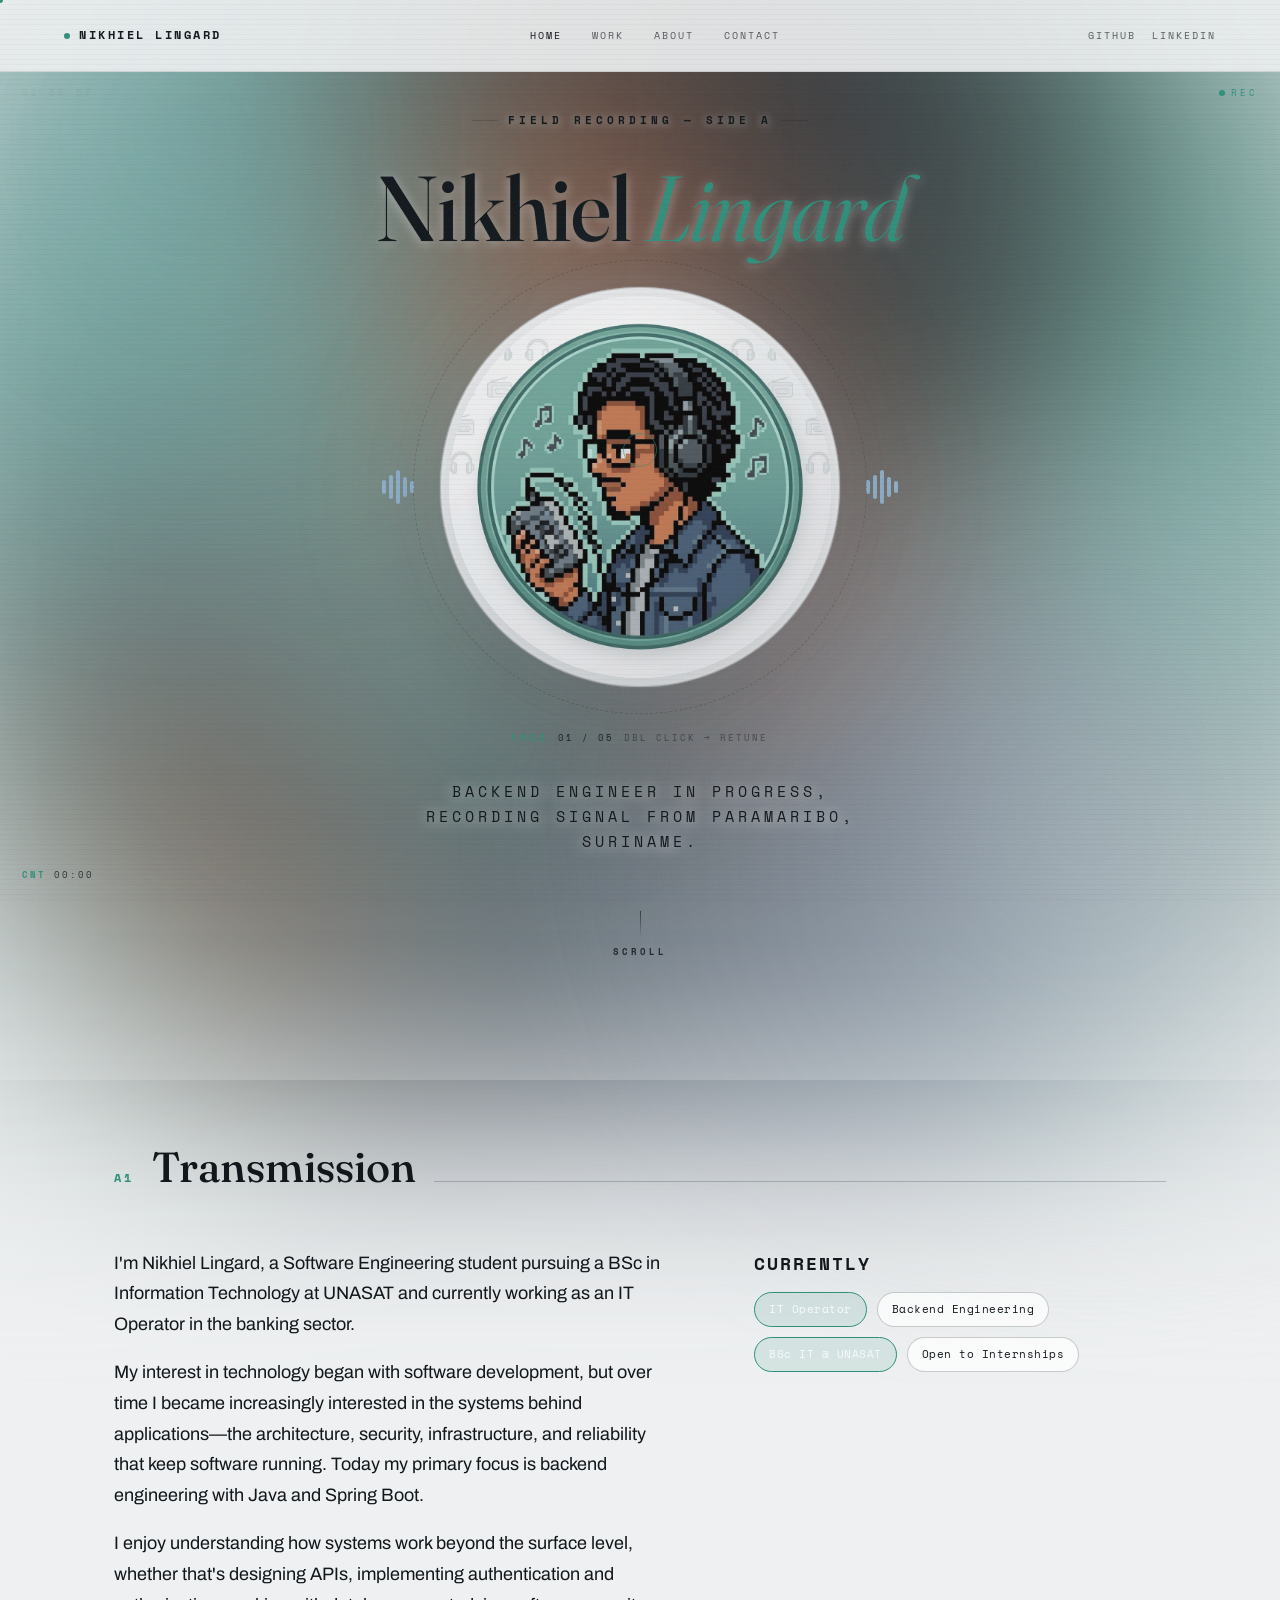
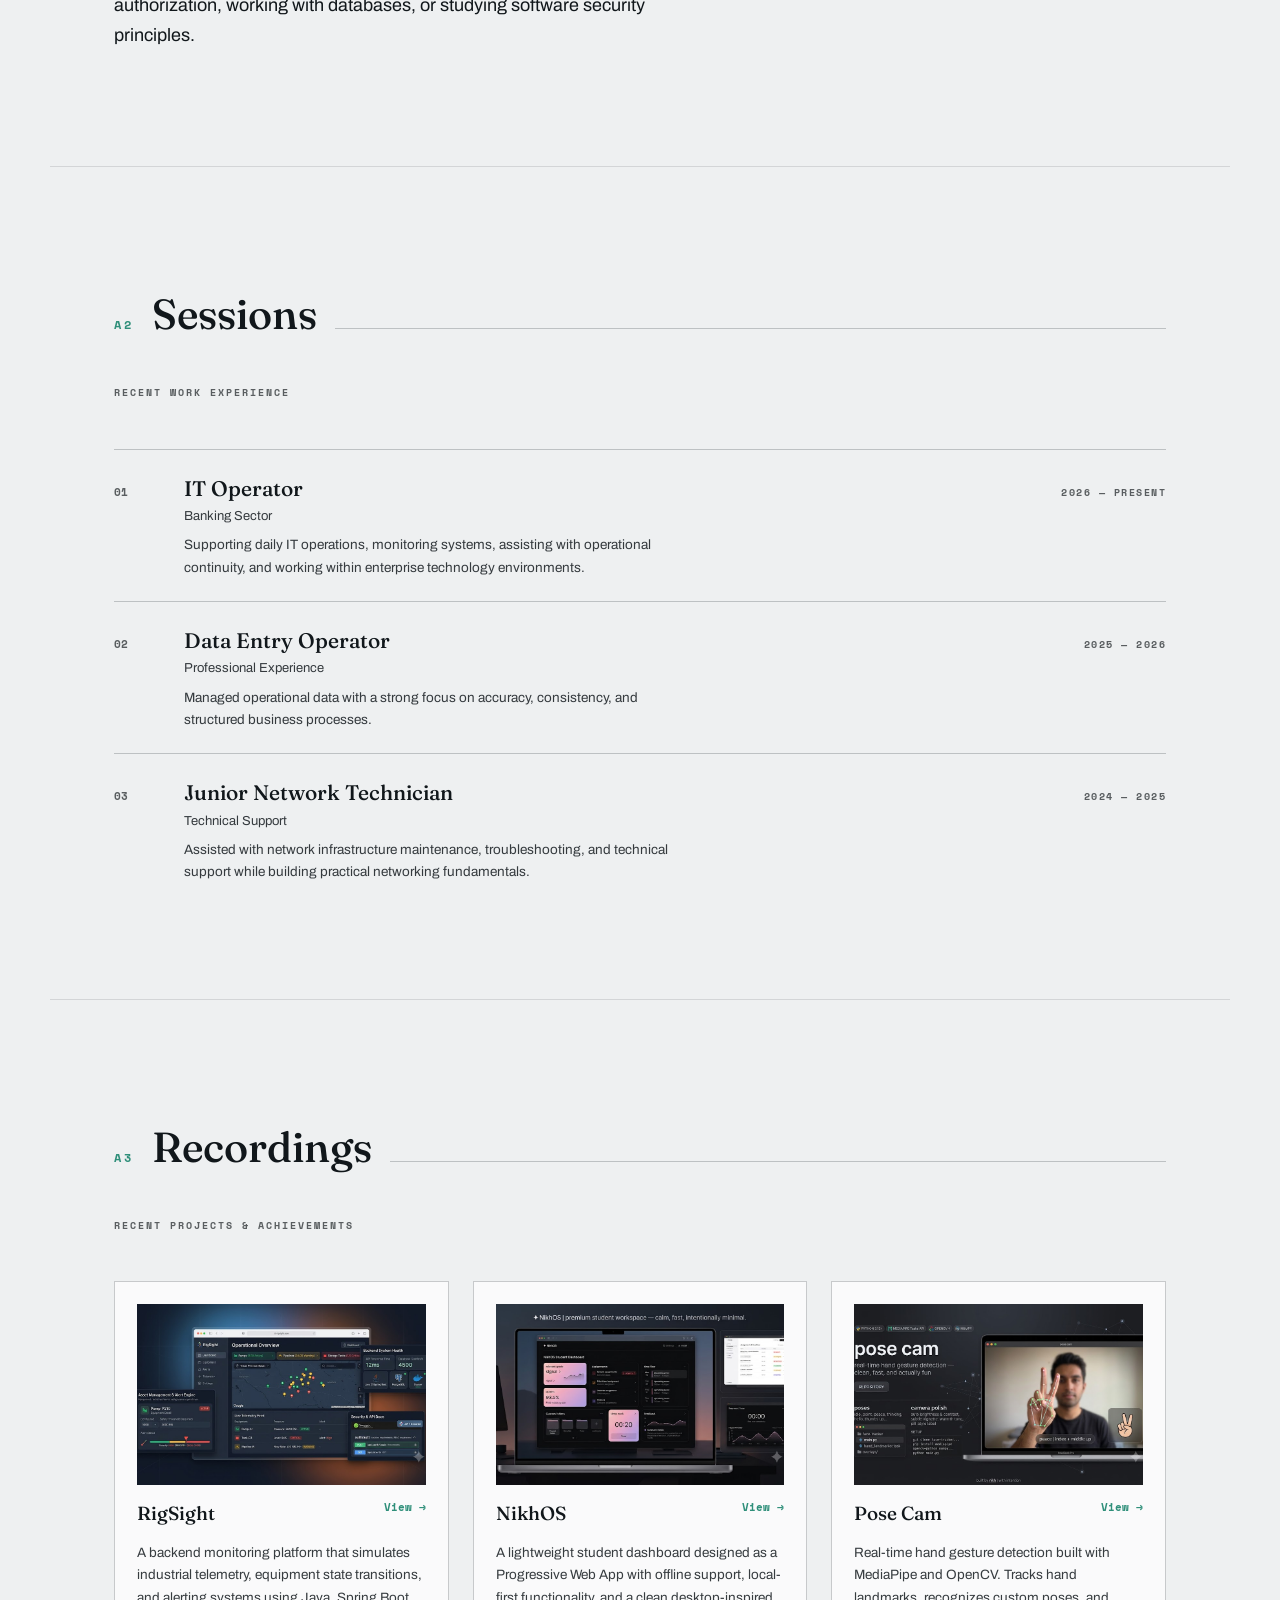
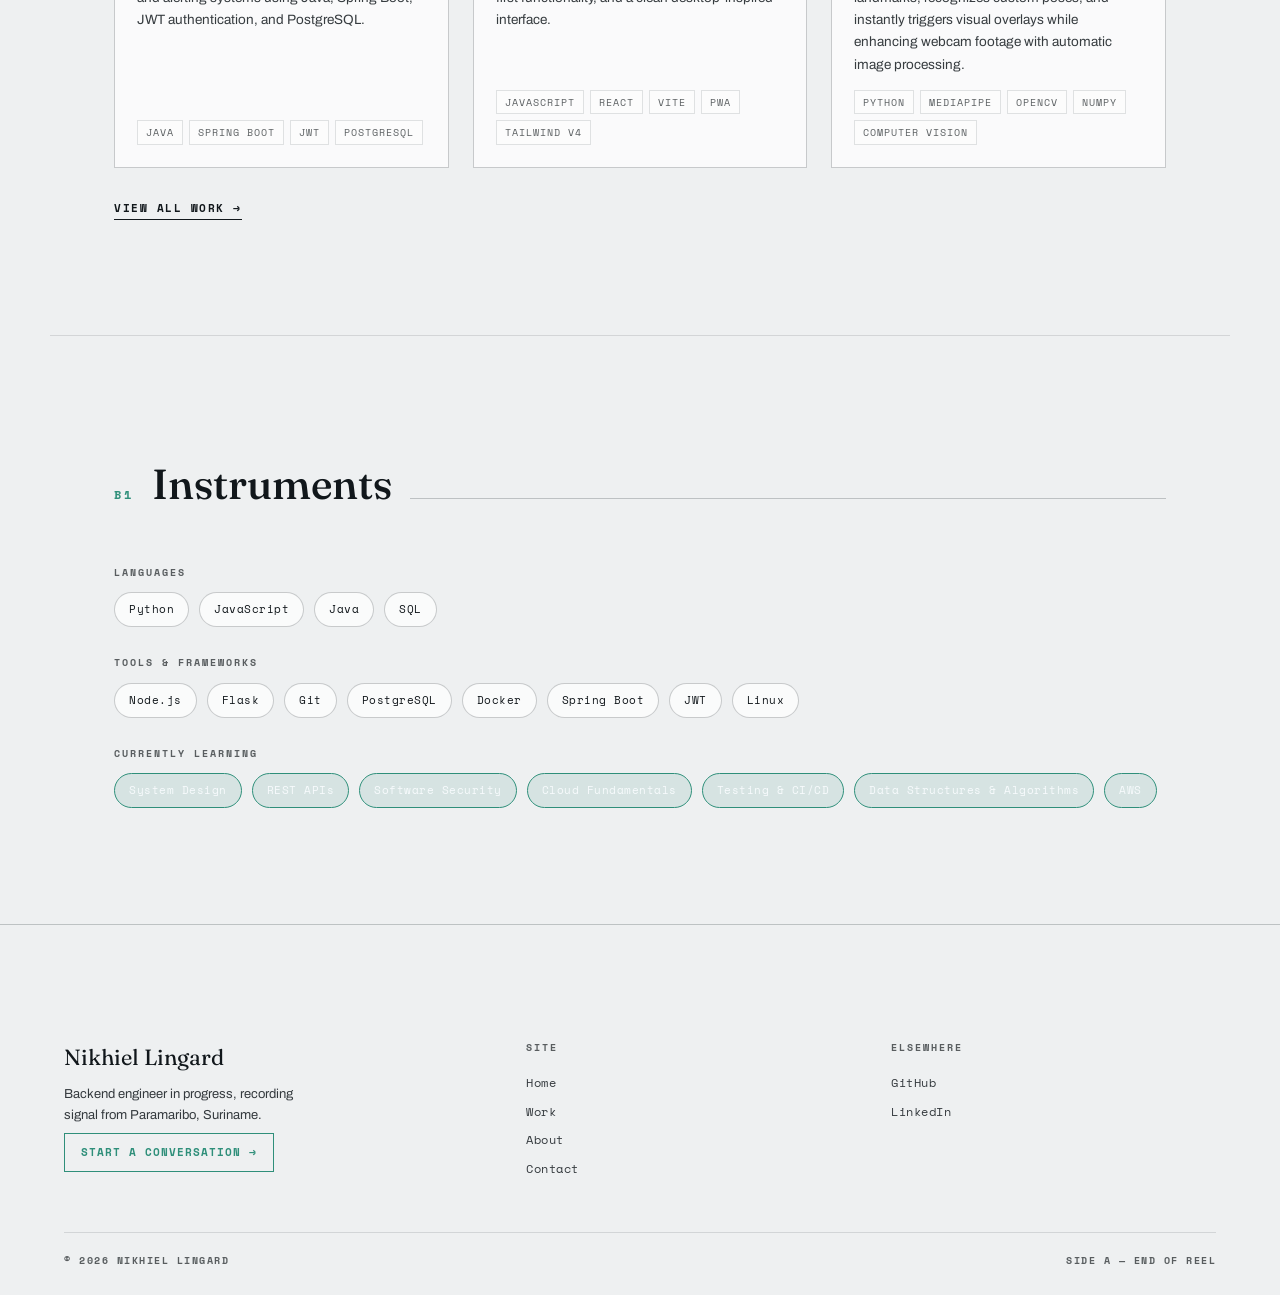
<file: index.html>
<!DOCTYPE html>
<html lang="en">

<head>

  <meta charset="UTF-8" />

  <meta name="viewport" content="width=device-width, initial-scale=1.0" />

  <title>Nikhiel Lingard — Backend Engineer in Progress</title>

  <meta
    name="description"
    content="Portfolio of Nikhiel Lingard — backend engineer in progress, based in Paramaribo, Suriname."
  />

  <!-- Open Graph -->
  <meta property="og:type" content="website" />

  <meta
    property="og:title"
    content="Nikhiel Lingard — Backend Engineer in Progress"
  />

  <meta
    property="og:description"
    content="Portfolio of Nikhiel Lingard — backend engineer in progress, based in Paramaribo, Suriname."
  />

  <meta
    property="og:image"
    content="https://nikhcodes.github.io/img/og-image.png"
  />

  <meta property="og:image:width" content="1200" />
  <meta property="og:image:height" content="630" />

  <!-- Twitter / X -->
  <meta name="twitter:card" content="summary_large_image" />

  <meta
    name="twitter:title"
    content="Nikhiel Lingard — Backend Engineer in Progress"
  />

  <meta
    name="twitter:description"
    content="Portfolio of Nikhiel Lingard — backend engineer in progress, based in Paramaribo, Suriname."
  />

  <meta
    name="twitter:image"
    content="https://nikhcodes.github.io/img/og-image.png"
  />

  <meta name="twitter:image:width" content="1200" />
  <meta name="twitter:image:height" content="630" />

  <!-- Fonts -->
  <link rel="preconnect" href="https://fonts.googleapis.com" />

  <link
    rel="preconnect"
    href="https://fonts.gstatic.com"
    crossorigin
  />

  <link
    href="https://fonts.googleapis.com/css2?family=Fraunces:ital,opsz,wght@0,9..144,350;0,9..144,480;0,9..144,560;1,9..144,400&family=Archivo:wght@400;500;600&family=Space+Mono:wght@400;700&display=swap"
    rel="stylesheet"
  />

  <!-- Favicon -->
  <link rel="icon" href="/img/favicon.png" sizes="32x32" />

  <link
    rel="icon"
    href="/img/favicon.ico"
    sizes="any"
  />

  <link
    rel="apple-touch-icon"
    href="/img/favicon.png"
  />

  <meta name="theme-color" content="#2F8F7A" />

  <link rel="stylesheet" href="css/main.css" />

</head>


<body>

  <!-- Atmosphere -->
  <div class="bg"></div>
  <div class="mist"></div>
  <div class="grain"></div>
  <div class="scanlines"></div>

  <!-- ========================================================
       NAVIGATION
       ======================================================== -->

  <header class="top-panel" id="top-panel">

    <a href="./index.html" class="wordmark" aria-label="Go to homepage">
      <span class="dot"></span>
      Nikhiel Lingard
    </a>

    <nav class="links">
      <a href="index.html" class="active">Home</a>
      <a href="work.html">Work</a>
      <a href="about.html">About</a>
      <a href="contact.html">Contact</a>
    </nav>

    <div class="socials">
      <a
        href="https://github.com/Nikhcodes/"
        target="_blank"
        rel="noopener"
      >
        GitHub
      </a>

      <a
        href="https://www.linkedin.com/in/nikhiel-lingard/"
        target="_blank"
        rel="noopener"
      >
        LinkedIn
      </a>
    </div>

    <button
      class="nav-toggle"
      id="nav-toggle"
      aria-label="Toggle navigation menu"
      aria-expanded="false"
    >
      <span></span>
      <span></span>
    </button>

  </header>


  <!-- ========================================================
       MAIN
       ======================================================== -->

  <main>

    <!-- ======================================================
         HERO
         ====================================================== -->

    <section class="hero">

      <p class="hero-eyebrow">
        Field Recording — Side A
      </p>

      <h1 class="hero-title">
        Nikhiel <em>Lingard</em>
      </h1>

      <div class="hero-stage">

        <!-- Music -->
        <audio id="bg-music" loop preload="metadata">
          <source src="music/music1.mp3" type="audio/mpeg">
        </audio>

        <!-- Floating notes -->
        <div class="music-notes" aria-hidden="true">
          <span class="note">♪</span>
          <span class="note">♫</span>
          <span class="note">♩</span>
          <span class="note">♪</span>
          <span class="note">♫</span>
        </div>

        <!-- Left waveform -->
        <div class="wave left" aria-hidden="true">
          <span></span>
          <span></span>
          <span></span>
          <span></span>
          <span></span>
        </div>

        <!-- Portrait -->
        <div class="hero-frame">
          <div
            class="hero-image"
            role="button"
            tabindex="0"
            aria-label="Play or pause music. Double click to change track."
          ></div>
        </div>

        <!-- Right waveform -->
        <div class="wave right" aria-hidden="true">
          <span></span>
          <span></span>
          <span></span>
          <span></span>
          <span></span>
        </div>

      </div>


      <!-- Frequency indicator -->
      <div class="freq-indicator">

        <span class="freq-label">
          FREQ
        </span>

        <span
          class="freq-value"
          id="freq-value"
        >
          01 / 03
        </span>

        <span class="freq-hint">
          dbl click → retune
        </span>

      </div>


      <p class="hero-sub">
        Backend engineer in progress, recording signal from
        Paramaribo, Suriname.
      </p>


      <a href="#transmission" class="scroll-cue">
        <span class="line"></span>
        Scroll
      </a>

    </section>


    <!-- ======================================================
         A1 — TRANSMISSION
         ====================================================== -->

    <section
      class="reel-section reveal"
      id="transmission"
    >

      <div class="reel-head">

        <span class="reel-num">
          A1
        </span>

        <h2 class="reel-title">
          Transmission
        </h2>

        <span class="rule"></span>

      </div>


      <div class="intro-grid">

        <div class="intro-copy">

          <p>
            I'm Nikhiel Lingard, a Software Engineering student
            pursuing a BSc in Information Technology at UNASAT and
            currently working as an IT Operator in the banking sector.
          </p>

          <p>
            My interest in technology began with software development,
            but over time I became increasingly interested in the systems
            behind applications—the architecture, security, infrastructure,
            and reliability that keep software running. Today my primary
            focus is backend engineering with Java and Spring Boot.
          </p>

          <p>
            I enjoy understanding how systems work beyond the surface
            level, whether that's designing APIs, implementing authentication
            and authorization, working with databases, or studying software
            security principles.
          </p>

        </div>


        <div class="current-status">

          <p class="role-label">
            Currently
          </p>

          <div class="chip-row">

            <span class="chip is-tape">
              IT Operator
            </span>

            <span class="chip">
              Backend Engineering
            </span>

            <span class="chip is-tape">
              BSc IT @ UNASAT
            </span>

            <span class="chip">
              Open to Internships
            </span>

          </div>

        </div>

      </div>

    </section>


    <!-- ======================================================
         A2 — SESSIONS
         ====================================================== -->

    <section
      class="reel-section reveal"
      id="sessions"
    >

      <div class="reel-head">

        <span class="reel-num">
          A2
        </span>

        <h2 class="reel-title">
          Sessions
        </h2>

        <span class="rule"></span>

      </div>

      <p class="reel-lede">
        Recent work experience
      </p>


      <!-- Experience 01 -->

      <div class="session-row">

        <span class="session-code">
          01
        </span>

        <div>

          <h3 class="session-role">
            IT Operator
          </h3>

          <p class="session-org">
            Banking Sector
          </p>

          <p class="session-desc">
            Supporting daily IT operations, monitoring systems,
            assisting with operational continuity, and working
            within enterprise technology environments.
          </p>

        </div>

        <span class="session-meta">
          2026 — Present
        </span>

      </div>


      <!-- Experience 02 -->

      <div class="session-row">

        <span class="session-code">
          02
        </span>

        <div>

          <h3 class="session-role">
            Data Entry Operator
          </h3>

          <p class="session-org">
            Professional Experience
          </p>

          <p class="session-desc">
            Managed operational data with a strong focus on
            accuracy, consistency, and structured business processes.
          </p>

        </div>

        <span class="session-meta">
          2025 — 2026
        </span>

      </div>


      <!-- Experience 03 -->

      <div class="session-row">

        <span class="session-code">
          03
        </span>

        <div>

          <h3 class="session-role">
            Junior Network Technician
          </h3>

          <p class="session-org">
            Technical Support
          </p>

          <p class="session-desc">
            Assisted with network infrastructure maintenance,
            troubleshooting, and technical support while building
            practical networking fundamentals.
          </p>

        </div>

        <span class="session-meta">
          2024 — 2025
        </span>

      </div>

    </section>


    <!-- ======================================================
         A3 — RECORDINGS
         ====================================================== -->

    <section
      class="reel-section reveal"
      id="recordings"
    >

      <div class="reel-head">

        <span class="reel-num">
          A3
        </span>

        <h2 class="reel-title">
          Recordings
        </h2>

        <span class="rule"></span>

      </div>

      <p class="reel-lede">
        Recent projects &amp; achievements
      </p>


      <div class="project-grid">


        <!-- RigSight -->

        <article class="project-card">

          <div class="project-thumb">
            <img
              src="img/rigsight.jpg"
              alt="RigSight project"
              loading="lazy"
            >
          </div>

          <div class="project-top">

            <h3 class="project-title">
              RigSight
            </h3>

            <a
              href="work.html"
              class="project-link"
            >
              View →
            </a>

          </div>

          <p class="project-desc">
            A backend monitoring platform that simulates industrial
            telemetry, equipment state transitions, and alerting
            systems using Java, Spring Boot, JWT authentication,
            and PostgreSQL.
          </p>

          <div class="project-stack">

            <span>Java</span>
            <span>Spring Boot</span>
            <span>JWT</span>
            <span>PostgreSQL</span>

          </div>

        </article>


        <!-- NikhOS -->

        <article class="project-card">

          <div class="project-thumb">
            <img
              src="img/nikhos.jpg"
              alt="NikhOS project"
              loading="lazy"
            >
          </div>

          <div class="project-top">

            <h3 class="project-title">
              NikhOS
            </h3>

            <a
              href="work.html"
              class="project-link"
            >
              View →
            </a>

          </div>

          <p class="project-desc">
            A lightweight student dashboard designed as a Progressive
            Web App with offline support, local-first functionality,
            and a clean desktop-inspired interface.
          </p>

          <div class="project-stack">

            <span>JavaScript</span>
            <span>React</span>
            <span>Vite</span>
            <span>PWA</span>
            <span>Tailwind v4</span>

          </div>

        </article>


        <!-- Pose Cam -->

        <article class="project-card">

          <div class="project-thumb">
            <img
              src="img/posecam.jpg"
              alt="Pose Cam project"
              loading="lazy"
            >
          </div>

          <div class="project-top">

            <h3 class="project-title">
              Pose Cam
            </h3>

            <a
              href="work.html"
              class="project-link"
            >
              View →
            </a>

          </div>

          <p class="project-desc">
            Real-time hand gesture detection built with MediaPipe
            and OpenCV. Tracks hand landmarks, recognizes custom
            poses, and instantly triggers visual overlays while
            enhancing webcam footage with automatic image processing.
          </p>

          <div class="project-stack">

            <span>Python</span>
            <span>MediaPipe</span>
            <span>OpenCV</span>
            <span>NumPy</span>
            <span>Computer Vision</span>

          </div>

        </article>

      </div>


      <a
        href="work.html"
        class="view-all"
      >
        View all work →
      </a>

    </section>


    <!-- ======================================================
         B1 — INSTRUMENTS
         ====================================================== -->

    <section
      class="reel-section reveal"
      id="instruments"
    >

      <div class="reel-head">

        <span class="reel-num">
          B1
        </span>

        <h2 class="reel-title">
          Instruments
        </h2>

        <span class="rule"></span>

      </div>


      <div class="skill-group">

        <h4>
          Languages
        </h4>

        <div class="chip-row">

          <span class="chip">Python</span>
          <span class="chip">JavaScript</span>
          <span class="chip">Java</span>
          <span class="chip">SQL</span>

        </div>

      </div>


      <div class="skill-group">

        <h4>
          Tools &amp; Frameworks
        </h4>

        <div class="chip-row">

          <span class="chip">Node.js</span>
          <span class="chip">Flask</span>
          <span class="chip">Git</span>
          <span class="chip">PostgreSQL</span>
          <span class="chip">Docker</span>
          <span class="chip">Spring Boot</span>
          <span class="chip">JWT</span>
          <span class="chip">Linux</span>

        </div>

      </div>


      <div class="skill-group">

        <h4>
          Currently Learning
        </h4>

        <div class="chip-row">

          <span class="chip is-tape">
            System Design
          </span>

          <span class="chip is-tape">
            REST APIs
          </span>

          <span class="chip is-tape">
            Software Security
          </span>

          <span class="chip is-tape">
            Cloud Fundamentals
          </span>

          <span class="chip is-tape">
            Testing &amp; CI/CD
          </span>

          <span class="chip is-tape">
            Data Structures &amp; Algorithms
          </span>

          <span class="chip is-tape">
            AWS
          </span>

        </div>

      </div>

    </section>

  </main>


  <!-- ========================================================
       FOOTER
       ======================================================== -->

  <footer class="site-footer">

    <div class="footer-grid">

      <div>

        <p class="footer-brand">
          Nikhiel Lingard
        </p>

        <p class="footer-tagline">
          Backend engineer in progress, recording signal from
          Paramaribo, Suriname.
        </p>

        <a
          href="contact.html"
          class="footer-cta"
        >
          Start a conversation →
        </a>

      </div>


      <div class="footer-col">

        <h5>
          Site
        </h5>

        <a href="index.html">Home</a>
        <a href="work.html">Work</a>
        <a href="about.html">About</a>
        <a href="contact.html">Contact</a>

      </div>


      <div class="footer-col">

        <h5>
          Elsewhere
        </h5>

        <a
          href="https://github.com/Nikhcodes/"
          target="_blank"
          rel="noopener"
        >
          GitHub
        </a>

        <a
          href="https://www.linkedin.com/in/nikhiel-lingard/"
          target="_blank"
          rel="noopener"
        >
          LinkedIn
        </a>

      </div>

    </div>


    <div class="footer-fine">

      <span>
        © 2026 Nikhiel Lingard
      </span>

      <span>
        Side A — End of Reel
      </span>

    </div>

  </footer>


  <script src="js/main.js"></script>

</body>
</html>
</file>
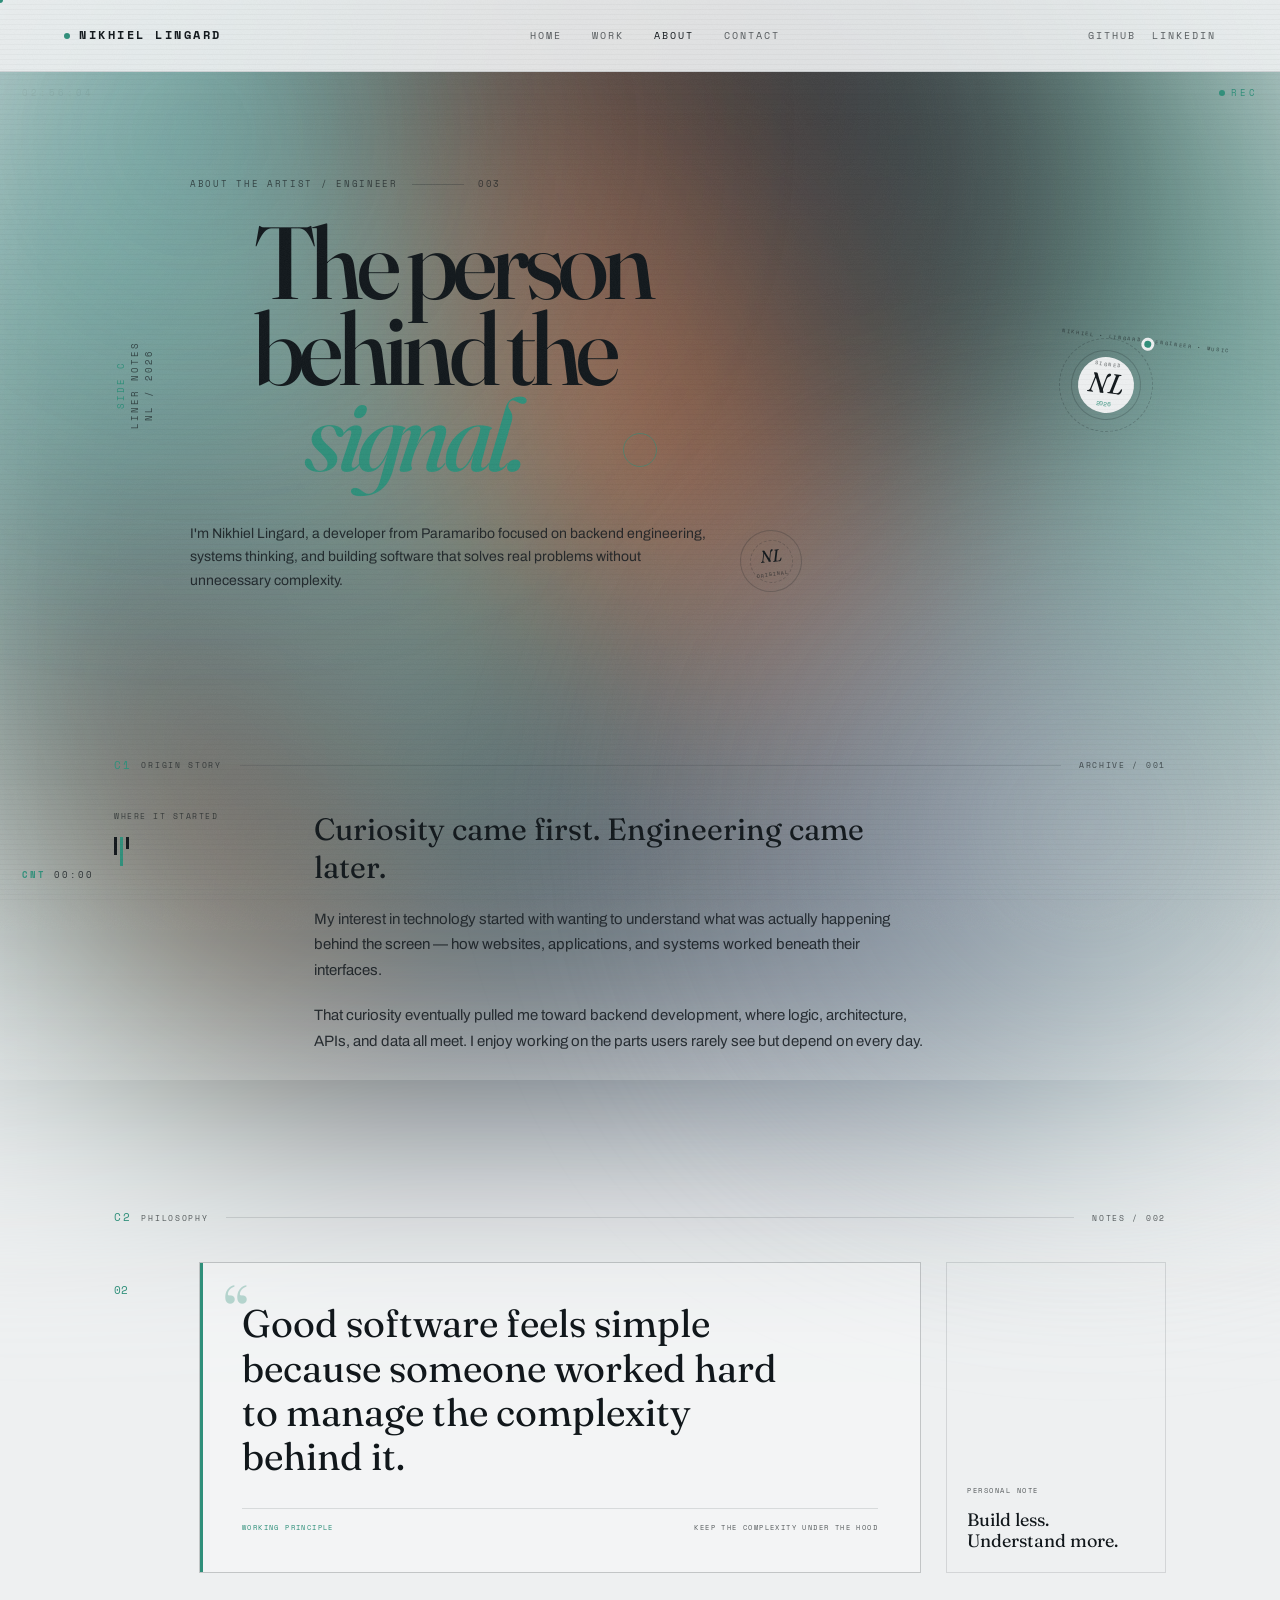
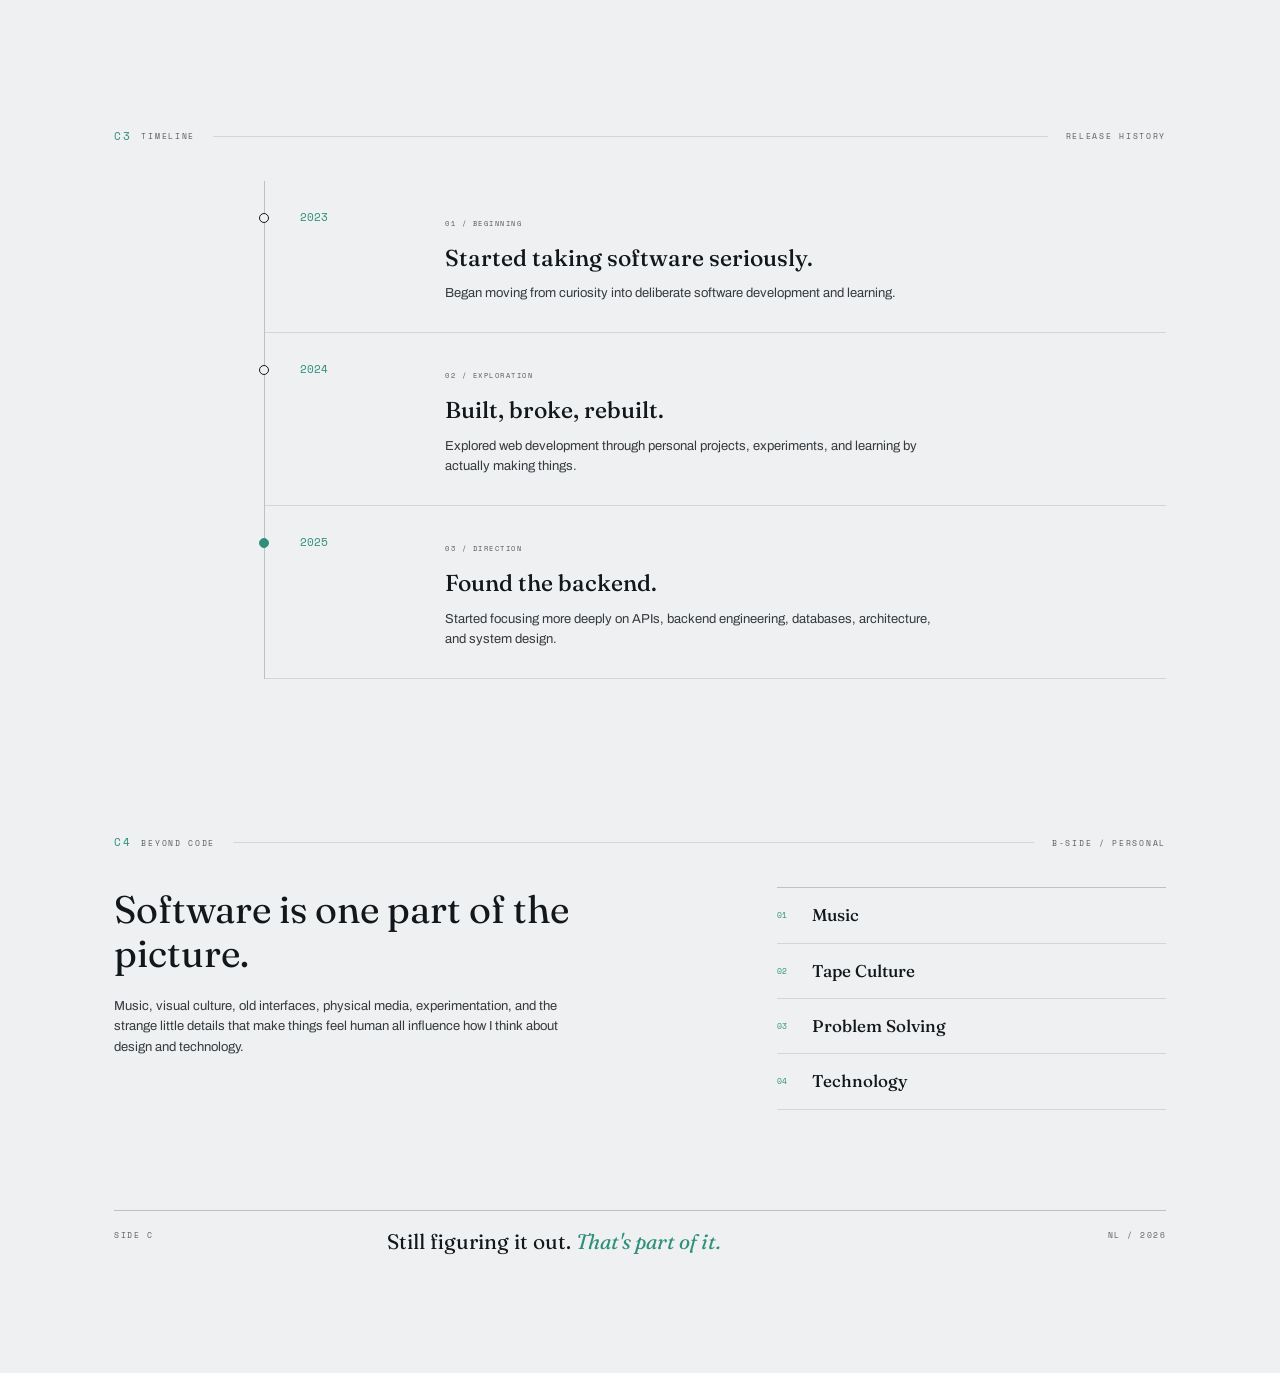
<file: about.html>
<!DOCTYPE html>
<html lang="en">
<head>
  <meta charset="UTF-8">
  <meta name="viewport" content="width=device-width, initial-scale=1.0">

  <title>About — Nikhiel Lingard</title>

  <meta
    name="description"
    content="About Nikhiel Lingard — backend engineer in progress, based in Paramaribo, Suriname."
  >

  <!-- Open Graph -->
  <meta property="og:type" content="website">
  <meta property="og:title" content="About — Nikhiel Lingard">
  <meta
    property="og:description"
    content="About Nikhiel Lingard — backend engineer in progress, based in Paramaribo, Suriname."
  >
  <meta
    property="og:image"
    content="https://nikhcodes.github.io/img/og-image.png"
  >
  <meta property="og:image:width" content="1200">
  <meta property="og:image:height" content="630">

  <!-- Twitter / X -->
  <meta name="twitter:card" content="summary_large_image">
  <meta name="twitter:title" content="About — Nikhiel Lingard">
  <meta
    name="twitter:description"
    content="About Nikhiel Lingard — backend engineer in progress, based in Paramaribo, Suriname."
  >
  <meta
    name="twitter:image"
    content="https://nikhcodes.github.io/img/og-image.png"
  >
  <meta name="twitter:image:width" content="1200">
  <meta name="twitter:image:height" content="630">

  <!-- Fonts -->
  <link rel="preconnect" href="https://fonts.googleapis.com">
  <link rel="preconnect" href="https://fonts.gstatic.com" crossorigin>

  <link
    href="https://fonts.googleapis.com/css2?family=Fraunces:ital,opsz,wght@0,9..144,350;0,9..144,480;0,9..144,560;1,9..144,400&family=Archivo:wght@400;500;600&family=Space+Mono:wght@400;700&display=swap"
    rel="stylesheet"
  >

  <!-- Favicon -->
  <link rel="icon" href="/img/favicon.png" sizes="32x32">
  <link rel="icon" href="/img/favicon.ico" sizes="any">
  <link rel="apple-touch-icon" href="/img/favicon.png">

  <meta name="theme-color" content="#2F8F7A">

  <!-- Styles -->
  <link rel="stylesheet" href="./css/main.css">
  <link rel="stylesheet" href="./css/about.css">
</head>


<body>

  <div class="bg"></div>
  <div class="mist"></div>
  <div class="grain"></div>
  <div class="scanlines"></div>

  <!-- NAV -->
  <header class="top-panel" id="top-panel">

    <a href="./index.html" class="wordmark" aria-label="Go to homepage">
      <span class="dot"></span>
      Nikhiel Lingard
    </a>

    <nav class="links">
      <a href="./index.html">Home</a>
      <a href="./work.html">Work</a>
      <a href="./about.html" class="active">About</a>
      <a href="./contact.html">Contact</a>
    </nav>

    <div class="socials">
      <a
        href="https://github.com/Nikhcodes/"
        target="_blank"
        rel="noopener"
      >
        GitHub
      </a>

      <a
        href="https://www.linkedin.com/in/nikhiel-lingard/"
        target="_blank"
        rel="noopener"
      >
        LinkedIn
      </a>
    </div>

    <button
      class="nav-toggle"
      id="nav-toggle"
      aria-label="Toggle navigation"
    >
      <span></span>
      <span></span>
    </button>

  </header>


  <main>

    <!-- ======================================================
         HERO
    ======================================================= -->

    <section class="about-hero">

      <!-- LEFT SPINE -->

      <div class="about-spine">

        <span>SIDE C</span>

        <span>LINER NOTES</span>

        <span>NL / 2026</span>

      </div>


      <!-- HERO CONTENT -->

      <div class="about-hero-main">

        <div class="about-meta">

          <span>ABOUT THE ARTIST / ENGINEER</span>

          <span class="about-meta-rule"></span>

          <span>003</span>

        </div>


        <h1 class="about-title">

          <span>The person</span>

          <span>behind the</span>

          <em>signal.</em>

        </h1>


        <div class="about-intro-row">

          <p class="about-intro">

            I'm Nikhiel Lingard, a developer from Paramaribo focused on
            backend engineering, systems thinking, and building software
            that solves real problems without unnecessary complexity.

          </p>


          <!-- STAMP -->

          <div class="about-stamp" aria-hidden="true">

            <div class="stamp-inner">

              <span>NL</span>

              <small>ORIGINAL</small>

            </div>

          </div>

        </div>

      </div>


      <!-- SIGNATURE -->

      <div class="signature-wrap" aria-label="Nikhiel Lingard signature">

        <div class="signature-orbit">

          <span>NIKHIEL • LINGARD • ENGINEER • MUSIC •</span>

        </div>

        <div class="signature-ring"></div>

        <div class="signature-core">

          <span class="signature-label">SIGNED</span>

          <span class="signature-name">NL</span>

          <span class="signature-year">2026</span>

        </div>

        <span class="signature-dot"></span>

      </div>

    </section>



    <!-- ======================================================
         ORIGIN
    ======================================================= -->

    <section class="about-section reveal">

      <div class="about-section-head">

        <div class="about-section-id">
          <span>C1</span>
          <strong>ORIGIN STORY</strong>
        </div>

        <span class="about-section-rule"></span>

        <span class="about-section-code">ARCHIVE / 001</span>

      </div>


      <div class="origin-layout">

        <div class="origin-label">

          <span>WHERE IT STARTED</span>

          <div class="origin-marker">
            <i></i>
            <i></i>
            <i></i>
          </div>

        </div>


        <div class="about-copy">

          <p class="copy-lead">

            Curiosity came first. Engineering came later.

          </p>

          <p>

            My interest in technology started with wanting to understand
            what was actually happening behind the screen — how websites,
            applications, and systems worked beneath their interfaces.

          </p>

          <p>

            That curiosity eventually pulled me toward backend development,
            where logic, architecture, APIs, and data all meet. I enjoy
            working on the parts users rarely see but depend on every day.

          </p>

        </div>

      </div>

    </section>



    <!-- ======================================================
         PHILOSOPHY
    ======================================================= -->

    <section class="about-section reveal">

      <div class="about-section-head">

        <div class="about-section-id">
          <span>C2</span>
          <strong>PHILOSOPHY</strong>
        </div>

        <span class="about-section-rule"></span>

        <span class="about-section-code">NOTES / 002</span>

      </div>


      <div class="philosophy-layout">

        <div class="philosophy-index">
          02
        </div>


        <div class="quote-panel">

          <span class="quote-mark">“</span>

          <p>

            Good software feels simple because someone worked hard to
            manage the complexity behind it.

          </p>

          <div class="quote-footer">

            <span>WORKING PRINCIPLE</span>

            <span>KEEP THE COMPLEXITY UNDER THE HOOD</span>

          </div>

        </div>


        <div class="philosophy-note">

          <span>PERSONAL NOTE</span>

          <p>

            Build less.
            Understand more.

          </p>

        </div>

      </div>

    </section>



    <!-- ======================================================
         TIMELINE
    ======================================================= -->

    <section class="about-section reveal">

      <div class="about-section-head">

        <div class="about-section-id">
          <span>C3</span>
          <strong>TIMELINE</strong>
        </div>

        <span class="about-section-rule"></span>

        <span class="about-section-code">RELEASE HISTORY</span>

      </div>


      <div class="timeline">


        <div class="timeline-item">

          <div class="timeline-year">

            2023

            <i></i>

          </div>

          <div class="timeline-content">

            <span class="timeline-index">
              01 / BEGINNING
            </span>

            <h3>Started taking software seriously.</h3>

            <p>
              Began moving from curiosity into deliberate software
              development and learning.
            </p>

          </div>

        </div>



        <div class="timeline-item">

          <div class="timeline-year">

            2024

            <i></i>

          </div>

          <div class="timeline-content">

            <span class="timeline-index">
              02 / EXPLORATION
            </span>

            <h3>Built, broke, rebuilt.</h3>

            <p>
              Explored web development through personal projects,
              experiments, and learning by actually making things.
            </p>

          </div>

        </div>



        <div class="timeline-item timeline-current">

          <div class="timeline-year">

            2025

            <i></i>

          </div>

          <div class="timeline-content">

            <span class="timeline-index">
              03 / DIRECTION
            </span>

            <h3>Found the backend.</h3>

            <p>
              Started focusing more deeply on APIs, backend engineering,
              databases, architecture, and system design.
            </p>

          </div>

        </div>

      </div>

    </section>



    <!-- ======================================================
         BEYOND CODE
    ======================================================= -->

    <section class="about-section reveal">

      <div class="about-section-head">

        <div class="about-section-id">
          <span>C4</span>
          <strong>BEYOND CODE</strong>
        </div>

        <span class="about-section-rule"></span>

        <span class="about-section-code">B-SIDE / PERSONAL</span>

      </div>


      <div class="beyond-layout">

        <div class="beyond-copy">

          <p class="beyond-lead">

            Software is one part of the picture.

          </p>

          <p>

            Music, visual culture, old interfaces, physical media,
            experimentation, and the strange little details that make
            things feel human all influence how I think about design
            and technology.

          </p>

        </div>


        <div class="interest-list">

          <div class="interest">
            <span>01</span>
            <strong>Music</strong>
          </div>

          <div class="interest">
            <span>02</span>
            <strong>Tape Culture</strong>
          </div>

          <div class="interest">
            <span>03</span>
            <strong>Problem Solving</strong>
          </div>

          <div class="interest">
            <span>04</span>
            <strong>Technology</strong>
          </div>

        </div>

      </div>

    </section>



    <!-- ======================================================
         OUTRO
    ======================================================= -->

    <section class="about-outro reveal">

      <div class="outro-line"></div>

      <div class="outro-grid">

        <span>SIDE C</span>

        <p>
          Still figuring it out.
          <em>That's part of it.</em>
        </p>

        <span>NL / 2026</span>

      </div>

    </section>

  </main>


  <script src="./js/main.js"></script>
  <script src="./js/about.js"></script>

</body>
</html>
</file>
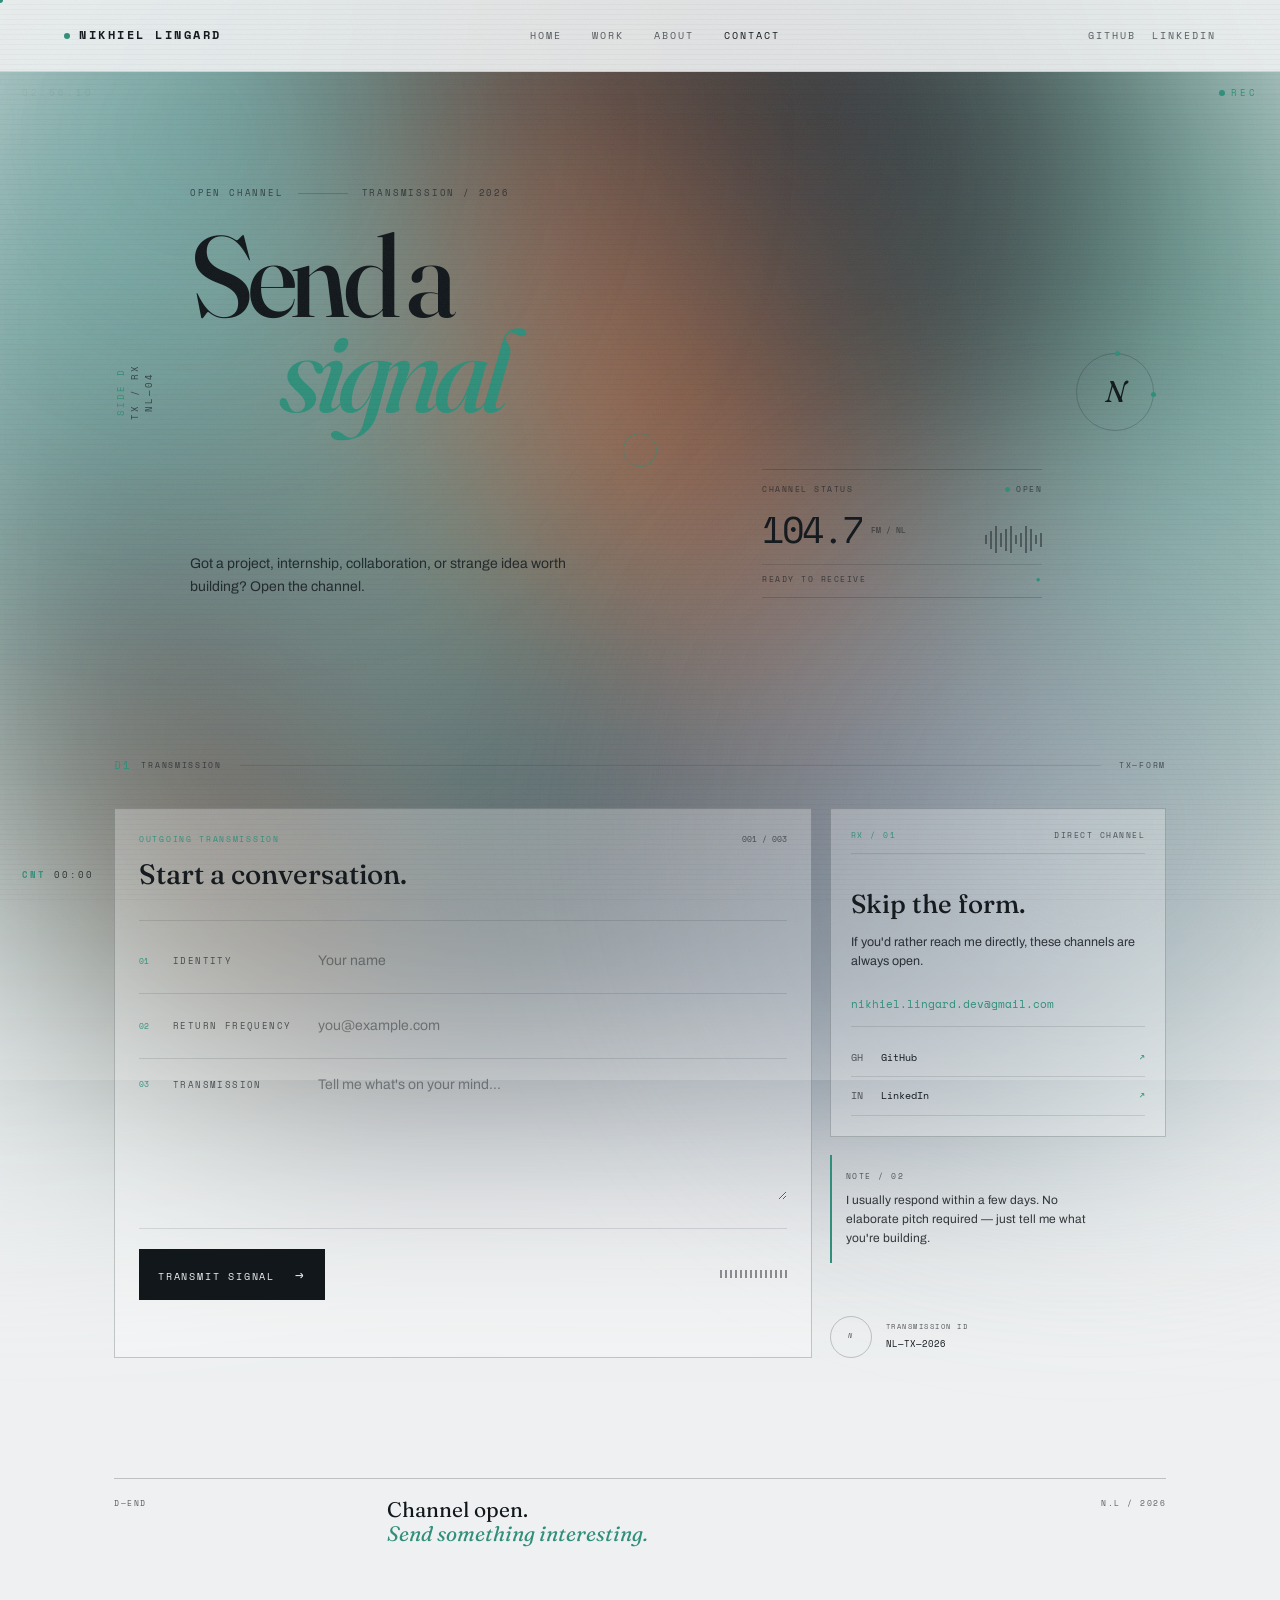
<file: contact.html>
<!DOCTYPE html>
<html lang="en">
<head>
  <meta charset="UTF-8" />
  <meta name="viewport" content="width=device-width, initial-scale=1.0"/>

  <title>Contact — Nikhiel Lingard</title>

  <meta
    name="description"
    content="Contact Nikhiel Lingard — backend engineer in progress, based in Paramaribo, Suriname."
  />

  <!-- Open Graph -->
  <meta property="og:type" content="website" />
  <meta property="og:title" content="Contact — Nikhiel Lingard" />
  <meta
    property="og:description"
    content="Contact Nikhiel Lingard — backend engineer in progress, based in Paramaribo, Suriname."
  />
  <meta
    property="og:image"
    content="https://nikhcodes.github.io/img/og-image.png"
  />
  <meta property="og:image:width" content="1200" />
  <meta property="og:image:height" content="630" />

  <!-- Twitter / X -->
  <meta name="twitter:card" content="summary_large_image" />
  <meta name="twitter:title" content="Contact — Nikhiel Lingard" />
  <meta
    name="twitter:description"
    content="Contact Nikhiel Lingard — backend engineer in progress, based in Paramaribo, Suriname."
  />
  <meta
    name="twitter:image"
    content="https://nikhcodes.github.io/img/og-image.png"
  />
  <meta name="twitter:image:width" content="1200" />
  <meta name="twitter:image:height" content="630" />

  <!-- Fonts -->
  <link rel="preconnect" href="https://fonts.googleapis.com">
  <link rel="preconnect" href="https://fonts.gstatic.com" crossorigin>

  <link
    href="https://fonts.googleapis.com/css2?family=Fraunces:ital,opsz,wght@0,9..144,350;0,9..144,480;0,9..144,560;1,9..144,400&family=Archivo:wght@400;500;600&family=Space+Mono:wght@400;700&display=swap"
    rel="stylesheet"
  >

  <!-- Favicon -->
  <link rel="icon" href="/img/favicon.png" sizes="32x32">
  <link rel="icon" href="/img/favicon.ico" sizes="any">
  <link rel="apple-touch-icon" href="/img/favicon.png">

  <meta name="theme-color" content="#2F8F7A">

  <!-- Styles -->
  <link rel="stylesheet" href="./css/main.css">
  <link rel="stylesheet" href="./css/contact.css">
</head>


<body>

  <div class="bg"></div>
  <div class="mist"></div>
  <div class="grain"></div>
  <div class="scanlines"></div>


  <!-- ======================================================
       NAV
  ======================================================= -->

  <header class="top-panel" id="top-panel">

    <a
      href="./index.html"
      class="wordmark"
      aria-label="Go to homepage"
    >
      <span class="dot"></span>
      Nikhiel Lingard
    </a>

    <nav class="links">
      <a href="./index.html">Home</a>
      <a href="./work.html">Work</a>
      <a href="./about.html">About</a>
      <a href="./contact.html" class="active">Contact</a>
    </nav>

    <div class="socials">
      <a
        href="https://github.com/Nikhcodes/"
        target="_blank"
        rel="noopener"
      >
        GitHub
      </a>

      <a
        href="https://www.linkedin.com/in/nikhiel-lingard/"
        target="_blank"
        rel="noopener"
      >
        LinkedIn
      </a>
    </div>

    <button
      class="nav-toggle"
      id="nav-toggle"
      aria-label="Toggle navigation"
    >
      <span></span>
      <span></span>
    </button>

  </header>


  <main>


    <!-- ======================================================
         HERO
    ======================================================= -->

    <section class="contact-hero">

      <div class="contact-spine">
        <span>SIDE D</span>
        <span>TX / RX</span>
        <span>NL—04</span>
      </div>


      <div class="contact-hero-main">

        <div class="contact-meta">
          <span>OPEN CHANNEL</span>
          <span class="meta-rule"></span>
          <span>TRANSMISSION / 2026</span>
        </div>


        <h1 class="contact-title">
          Send a
          <em>signal</em>
        </h1>


        <div class="contact-hero-bottom">

          <p class="contact-sub">
            Got a project, internship, collaboration, or strange idea
            worth building? Open the channel.
          </p>


          <div class="receiver">

            <div class="receiver-top">
              <span>CHANNEL STATUS</span>
              <span class="receiver-live">
                <i></i>
                OPEN
              </span>
            </div>

            <div class="receiver-display">

              <span class="receiver-frequency">
                104.7
              </span>

              <span class="receiver-unit">
                FM / NL
              </span>

              <div class="receiver-wave">
                <i></i>
                <i></i>
                <i></i>
                <i></i>
                <i></i>
                <i></i>
                <i></i>
                <i></i>
                <i></i>
                <i></i>
                <i></i>
                <i></i>
              </div>

            </div>

            <div class="receiver-bottom">
              <span>READY TO RECEIVE</span>
              <span>●</span>
            </div>

          </div>

        </div>

      </div>


      <div class="contact-mark">
        <span>N</span>
      </div>

    </section>


    <!-- ======================================================
         TRANSMISSION
    ======================================================= -->

    <section class="transmission-section reveal">

      <div class="section-head">

        <div class="section-id">
          <span class="section-number">D1</span>
          <span>TRANSMISSION</span>
        </div>

        <span class="section-rule"></span>

        <span class="section-code">
          TX—FORM
        </span>

      </div>


      <div class="contact-grid">


        <!-- ==================================================
             FORM
        =================================================== -->

        <div class="transmitter">

          <div class="transmitter-head">

            <div>
              <span class="transmitter-label">
                OUTGOING TRANSMISSION
              </span>

              <h2>
                Start a conversation.
              </h2>
            </div>

            <span class="transmitter-code">
              001 / 003
            </span>

          </div>


          <form
            class="contact-form"
            id="contact-form"
          >

            <label>
              <span class="field-number">01</span>
              <span class="field-name">Identity</span>

              <input
                type="text"
                name="name"
                autocomplete="name"
                placeholder="Your name"
                required
              >
            </label>


            <label>
              <span class="field-number">02</span>
              <span class="field-name">Return frequency</span>

              <input
                type="email"
                name="email"
                autocomplete="email"
                placeholder="you@example.com"
                required
              >
            </label>


            <label class="message-field">
              <span class="field-number">03</span>
              <span class="field-name">Transmission</span>

              <textarea
                name="message"
                rows="7"
                placeholder="Tell me what's on your mind..."
                required
              ></textarea>
            </label>


            <div class="form-bottom">

              <button
                type="submit"
                id="transmit-button"
              >
                <span class="button-normal">
                  Transmit signal
                  <b>→</b>
                </span>

                <span class="button-loading">
                  Transmitting
                  <b>...</b>
                </span>

              </button>


              <div class="transmission-bars" aria-hidden="true">
                <i></i>
                <i></i>
                <i></i>
                <i></i>
                <i></i>
                <i></i>
                <i></i>
                <i></i>
                <i></i>
                <i></i>
                <i></i>
                <i></i>
                <i></i>
                <i></i>
              </div>

            </div>


            <p
              class="form-status"
              id="form-status"
              aria-live="polite"
            ></p>

          </form>

        </div>


        <!-- ==================================================
             DIRECT CHANNELS
        =================================================== -->

        <aside class="contact-side">


          <div class="direct-card">

            <div class="direct-head">
              <span>RX / 01</span>
              <span>DIRECT CHANNEL</span>
            </div>

            <h3>
              Skip the form.
            </h3>

            <p>
              If you'd rather reach me directly,
              these channels are always open.
            </p>


            <a
              class="email-link"
              href="mailto:nikhiel.lingard.dev@gmail.com"
            >
              nikhiel.lingard.dev@gmail.com
            </a>


            <div class="direct-links">

              <a
                href="https://github.com/Nikhcodes/"
                target="_blank"
                rel="noopener"
              >
                <span>GH</span>
                GitHub
                <b>↗</b>
              </a>

              <a
                href="https://www.linkedin.com/in/nikhiel-lingard/"
                target="_blank"
                rel="noopener"
              >
                <span>IN</span>
                LinkedIn
                <b>↗</b>
              </a>

            </div>

          </div>


          <!-- note -->

          <div class="contact-note">

            <span class="note-label">
              NOTE / 02
            </span>

            <p>
              I usually respond within a few days.
              No elaborate pitch required — just tell me
              what you're building.
            </p>

          </div>


          <!-- signature -->

          <div class="contact-signature">

            <div class="signature-circle">
              <span>N</span>
            </div>

            <div>
              <span>TRANSMISSION ID</span>
              <strong>NL—TX—2026</strong>
            </div>

          </div>

        </aside>

      </div>

    </section>


    <!-- ======================================================
         OUTRO
    ======================================================= -->

    <section class="contact-outro reveal">

      <div class="outro-rule"></div>

      <div class="outro-content">

        <span>
          D—END
        </span>

        <p>
          Channel open.<br>
          <em>Send something interesting.</em>
        </p>

        <span>
          N.L / 2026
        </span>

      </div>

    </section>

  </main>


  <script src="./js/main.js"></script>
  <script src="./js/contact.js"></script>

</body>
</html>
</file>
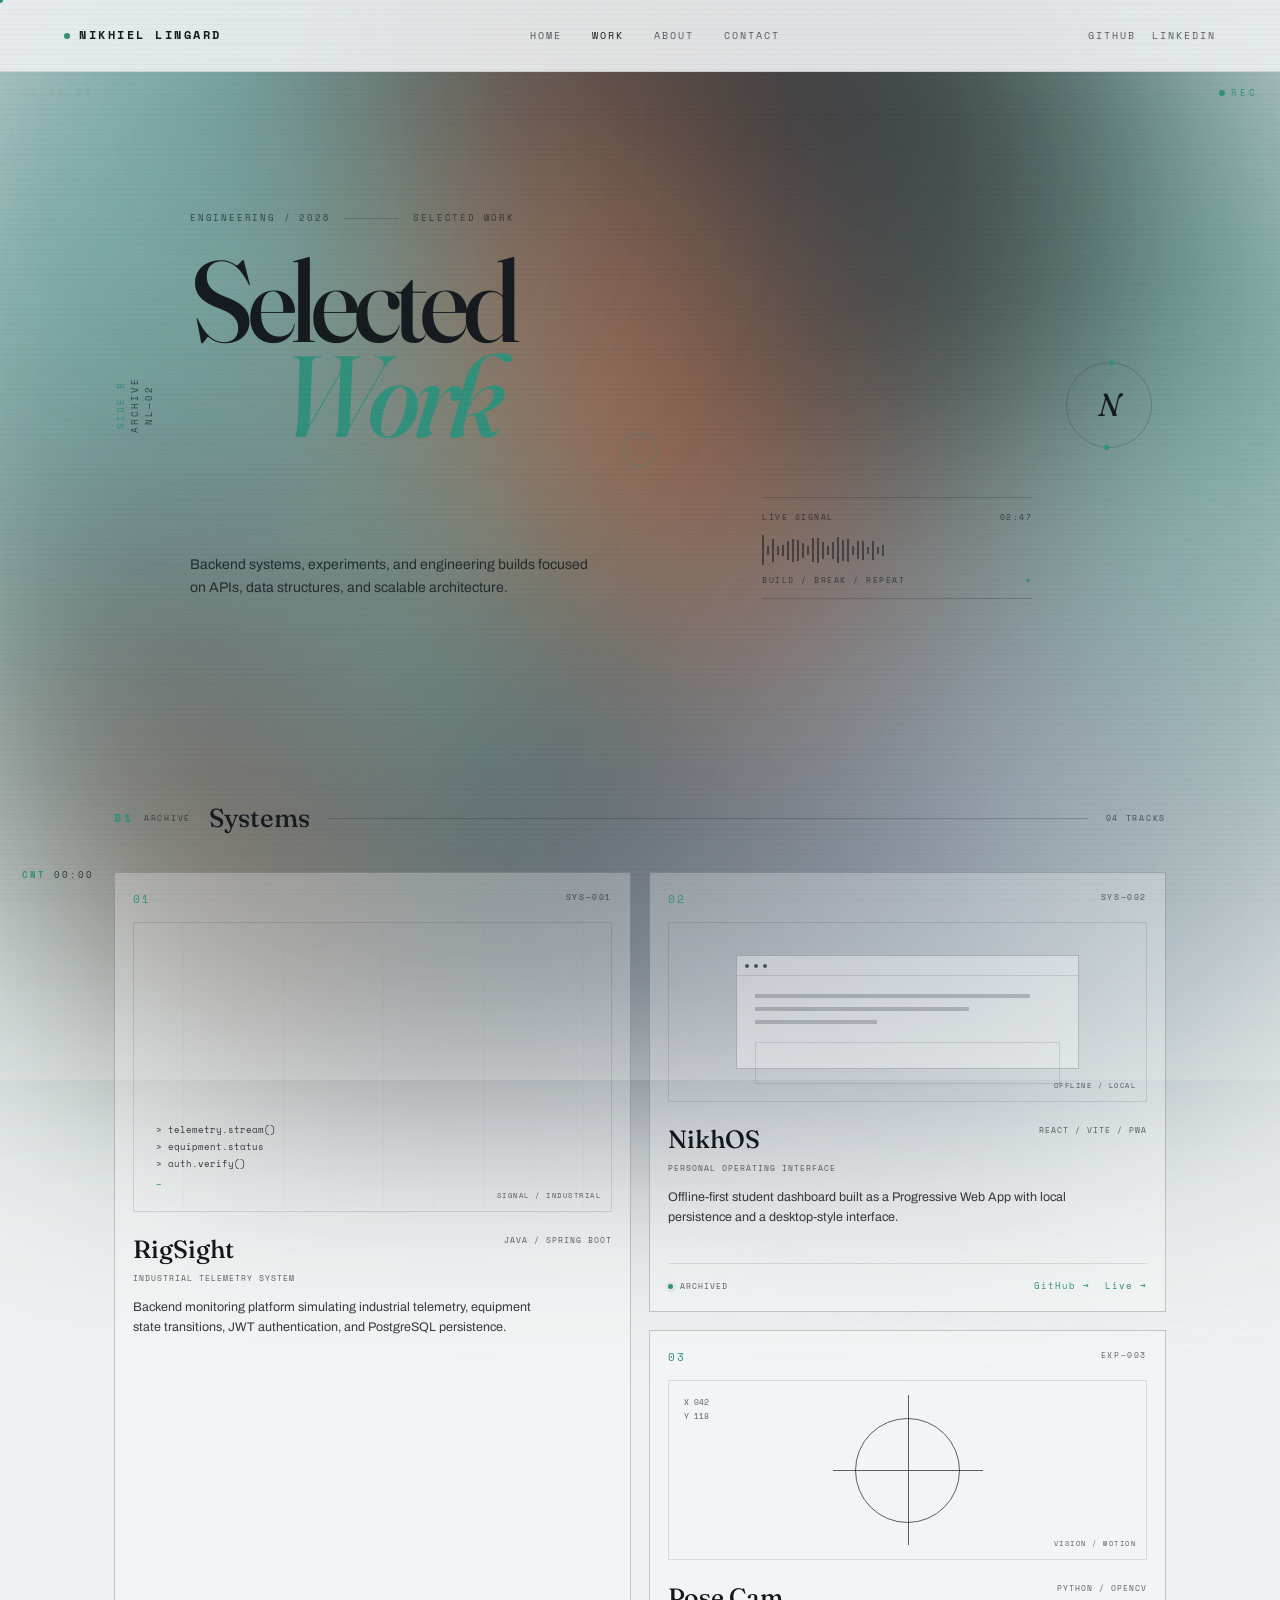
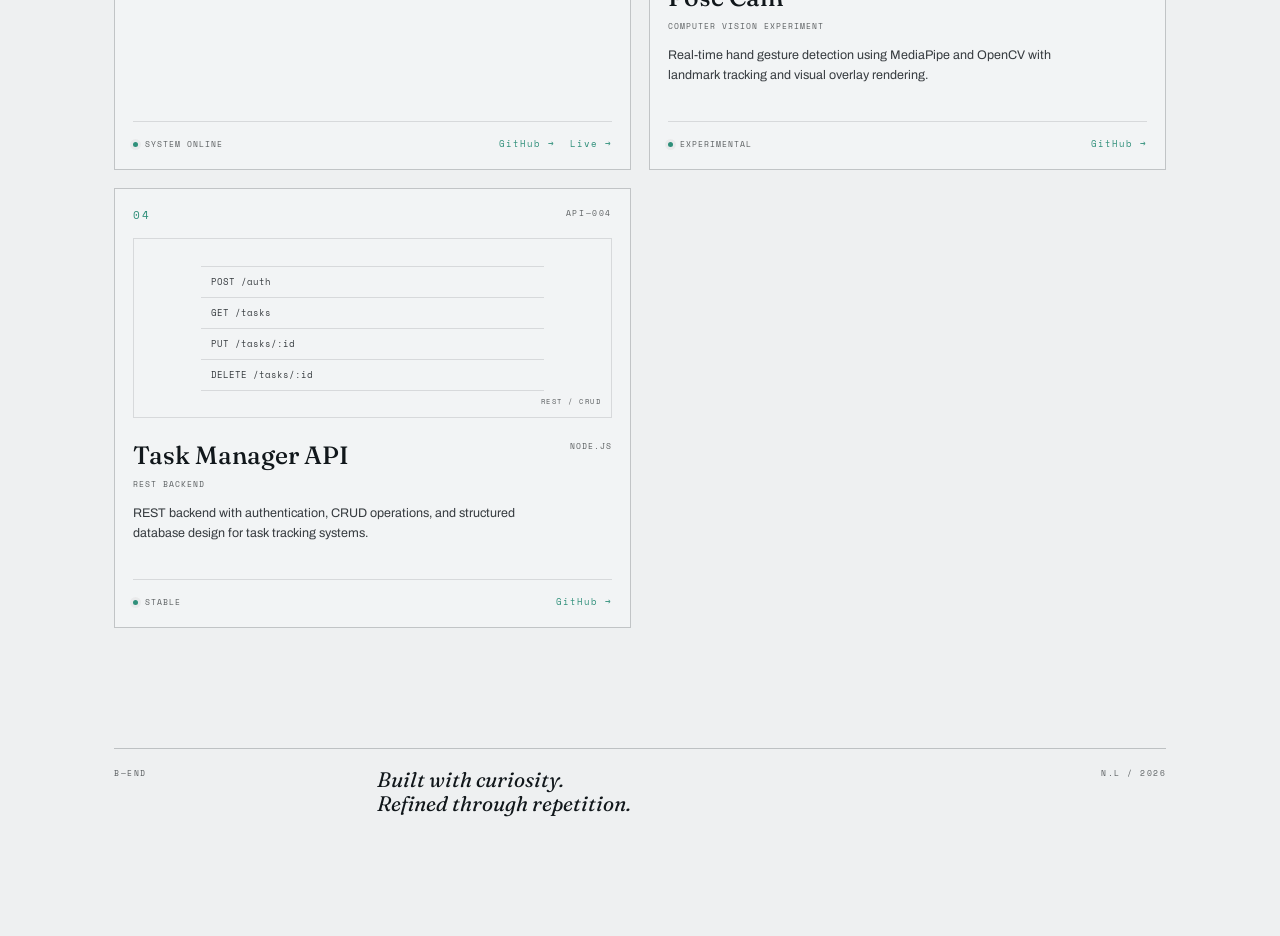
<file: work.html>
<!DOCTYPE html>
<html lang="en">
<head>
  <meta charset="UTF-8" />
  <meta name="viewport" content="width=device-width, initial-scale=1.0"/>

  <title>Work — Nikhiel Lingard</title>

  <meta
    name="description"
    content="Work and projects by Nikhiel Lingard — backend engineer in progress, based in Paramaribo, Suriname."
  />

  <!-- Open Graph -->
  <meta property="og:type" content="website" />
  <meta property="og:title" content="Work — Nikhiel Lingard" />
  <meta
    property="og:description"
    content="Work and projects by Nikhiel Lingard — backend engineer in progress, based in Paramaribo, Suriname."
  />
  <meta
    property="og:image"
    content="https://nikhcodes.github.io/img/og-image.png"
  />
  <meta property="og:image:width" content="1200" />
  <meta property="og:image:height" content="630" />

  <!-- Twitter / X -->
  <meta name="twitter:card" content="summary_large_image" />
  <meta name="twitter:title" content="Work — Nikhiel Lingard" />
  <meta
    name="twitter:description"
    content="Work and projects by Nikhiel Lingard — backend engineer in progress, based in Paramaribo, Suriname."
  />
  <meta
    name="twitter:image"
    content="https://nikhcodes.github.io/img/og-image.png"
  />
  <meta name="twitter:image:width" content="1200" />
  <meta name="twitter:image:height" content="630" />

  <!-- Fonts -->
  <link rel="preconnect" href="https://fonts.googleapis.com">
  <link rel="preconnect" href="https://fonts.gstatic.com" crossorigin>

  <link
    href="https://fonts.googleapis.com/css2?family=Fraunces:ital,opsz,wght@0,9..144,350;0,9..144,480;0,9..144,560;1,9..144,400&family=Archivo:wght@400;500;600&family=Space+Mono:wght@400;700&display=swap"
    rel="stylesheet"
  >

  <!-- Favicon -->
  <link rel="icon" href="/img/favicon.png" sizes="32x32">
  <link rel="icon" href="/img/favicon.ico" sizes="any">
  <link rel="apple-touch-icon" href="/img/favicon.png">

  <meta name="theme-color" content="#2F8F7A">

  <!-- Styles -->
  <link rel="stylesheet" href="./css/main.css">
  <link rel="stylesheet" href="./css/work.css">
</head>


<body>

  <div class="bg"></div>
  <div class="mist"></div>
  <div class="grain"></div>
  <div class="scanlines"></div>

  <!-- NAV -->
  <header class="top-panel" id="top-panel">

    <a href="./index.html" class="wordmark">
      <span class="dot"></span>
      Nikhiel Lingard
    </a>

    <nav class="links">
      <a href="./index.html">Home</a>
      <a href="./work.html" class="active">Work</a>
      <a href="./about.html">About</a>
      <a href="./contact.html">Contact</a>
    </nav>

    <div class="socials">
      <a href="https://github.com/Nikhcodes/" target="_blank" rel="noopener">
        GitHub
      </a>

      <a href="https://www.linkedin.com/in/nikhiel-lingard/" target="_blank" rel="noopener">
        LinkedIn
      </a>
    </div>

    <button class="nav-toggle" id="nav-toggle" aria-label="Toggle navigation">
      <span></span>
      <span></span>
    </button>

  </header>


  <main>

    <!-- ======================================================
         HERO
    ======================================================= -->

    <section class="work-hero">

      <div class="hero-spine">
        <span>SIDE B</span>
        <span>ARCHIVE</span>
        <span>NL—02</span>
      </div>

      <div class="hero-main">

        <div class="hero-meta">
          <span>ENGINEERING / 2026</span>
          <span class="hero-meta-line"></span>
          <span>SELECTED WORK</span>
        </div>

        <h1 class="work-title">
          Selected
          <em>Work</em>
        </h1>

        <div class="hero-bottom">

          <p class="work-sub">
            Backend systems, experiments, and engineering builds
            focused on APIs, data structures, and scalable architecture.
          </p>

          <div class="signal">
            <div class="signal-top">
              <span>LIVE SIGNAL</span>
              <span>02:47</span>
            </div>

            <div class="waveform" aria-hidden="true">
              <i></i><i></i><i></i><i></i><i></i>
              <i></i><i></i><i></i><i></i><i></i>
              <i></i><i></i><i></i><i></i><i></i>
              <i></i><i></i><i></i><i></i><i></i>
              <i></i><i></i><i></i><i></i><i></i>
            </div>

            <div class="signal-bottom">
              <span>BUILD / BREAK / REPEAT</span>
              <span>●</span>
            </div>
          </div>

        </div>

      </div>

      <div class="hero-mark" aria-hidden="true">
        <span>N</span>
      </div>

    </section>


    <!-- ======================================================
         PROJECT ARCHIVE
    ======================================================= -->

    <section class="reel-section reveal">

      <div class="reel-head">

        <div class="reel-id">
          <span class="reel-num">B1</span>
          <span class="reel-label">ARCHIVE</span>
        </div>

        <h2 class="reel-title">
          Systems
        </h2>

        <span class="rule"></span>

        <span class="reel-count">04 TRACKS</span>

      </div>


      <div class="work-grid">


        <!-- PROJECT 01 -->

        <article class="work-card work-card-large">

          <div class="work-index">
            <span>01</span>
            <span>SYS—001</span>
          </div>

          <div class="work-thumb">
            <div class="thumb-grid"></div>

            <div class="thumb-terminal">
              <span>&gt; telemetry.stream()</span>
              <span>&gt; equipment.status</span>
              <span>&gt; auth.verify()</span>
              <span class="cursor">_</span>
            </div>

            <span class="thumb-label">SIGNAL / INDUSTRIAL</span>
          </div>

          <div class="work-top">

            <div>
              <h3>RigSight</h3>
              <p class="work-type">Industrial telemetry system</p>
            </div>

            <span>JAVA / SPRING BOOT</span>

          </div>

          <p class="work-description">
            Backend monitoring platform simulating industrial telemetry,
            equipment state transitions, JWT authentication, and
            PostgreSQL persistence.
          </p>

          <div class="work-footer">

            <span class="status">
              <i></i>
              SYSTEM ONLINE
            </span>

            <div class="work-links">
              <a href="https://github.com/Nikhcodes" target="_blank" rel="noopener">
                GitHub →
              </a>
              <a href="#">
                Live →
              </a>
            </div>

          </div>

        </article>


        <!-- PROJECT 02 -->

        <article class="work-card">

          <div class="work-index">
            <span>02</span>
            <span>SYS—002</span>
          </div>

          <div class="work-thumb">
            <div class="desktop-window">
              <div class="window-bar">
                <span></span>
                <span></span>
                <span></span>
              </div>

              <div class="window-body">
                <div class="window-line wide"></div>
                <div class="window-line"></div>
                <div class="window-line short"></div>
                <div class="window-box"></div>
              </div>
            </div>

            <span class="thumb-label">OFFLINE / LOCAL</span>
          </div>

          <div class="work-top">

            <div>
              <h3>NikhOS</h3>
              <p class="work-type">Personal operating interface</p>
            </div>

            <span>REACT / VITE / PWA</span>

          </div>

          <p class="work-description">
            Offline-first student dashboard built as a Progressive Web App
            with local persistence and a desktop-style interface.
          </p>

          <div class="work-footer">

            <span class="status">
              <i></i>
              ARCHIVED
            </span>

            <div class="work-links">
              <a href="https://github.com/Nikhcodes" target="_blank" rel="noopener">
                GitHub →
              </a>

              <a href="#">
                Live →
              </a>
            </div>

          </div>

        </article>


        <!-- PROJECT 03 -->

        <article class="work-card">

          <div class="work-index">
            <span>03</span>
            <span>EXP—003</span>
          </div>

          <div class="work-thumb thumb-camera">

            <div class="camera-ring"></div>
            <div class="camera-crosshair"></div>

            <span class="camera-coords">
              X 042<br>
              Y 118
            </span>

            <span class="thumb-label">VISION / MOTION</span>

          </div>

          <div class="work-top">

            <div>
              <h3>Pose Cam</h3>
              <p class="work-type">Computer vision experiment</p>
            </div>

            <span>PYTHON / OPENCV</span>

          </div>

          <p class="work-description">
            Real-time hand gesture detection using MediaPipe and OpenCV
            with landmark tracking and visual overlay rendering.
          </p>

          <div class="work-footer">

            <span class="status">
              <i></i>
              EXPERIMENTAL
            </span>

            <div class="work-links">
              <a href="https://github.com/Nikhcodes" target="_blank" rel="noopener">
                GitHub →
              </a>
            </div>

          </div>

        </article>


        <!-- PROJECT 04 -->

        <article class="work-card">

          <div class="work-index">
            <span>04</span>
            <span>API—004</span>
          </div>

          <div class="work-thumb thumb-api">

            <div class="api-stack">
              <span>POST /auth</span>
              <span>GET /tasks</span>
              <span>PUT /tasks/:id</span>
              <span>DELETE /tasks/:id</span>
            </div>

            <span class="thumb-label">REST / CRUD</span>

          </div>

          <div class="work-top">

            <div>
              <h3>Task Manager API</h3>
              <p class="work-type">REST backend</p>
            </div>

            <span>NODE.JS</span>

          </div>

          <p class="work-description">
            REST backend with authentication, CRUD operations, and
            structured database design for task tracking systems.
          </p>

          <div class="work-footer">

            <span class="status">
              <i></i>
              STABLE
            </span>

            <div class="work-links">
              <a href="https://github.com/Nikhcodes" target="_blank" rel="noopener">
                GitHub →
              </a>
            </div>

          </div>

        </article>

      </div>

    </section>


    <!-- ======================================================
         CLOSING SIGNATURE
    ======================================================= -->

    <section class="work-outro reveal">

      <div class="outro-line"></div>

      <div class="outro-content">

        <span class="outro-index">B—END</span>

        <p>
          Built with curiosity.<br>
          Refined through repetition.
        </p>

        <span class="outro-mark">
          N.L / 2026
        </span>

      </div>

    </section>

  </main>

  <script src="./js/main.js"></script>
  <script src="./js/work.js"></script>

</body>
</html>
</file>
<file: css/main.css>
/* ============================================================
   NIKHIEL LINGARD — PORTFOLIO
   "Field Recordings"

   Shared design system + Home page styling.
   ============================================================ */


/* ============================================================
   1. RESET
   ============================================================ */

*,
*::before,
*::after {
  margin: 0;
  padding: 0;
  box-sizing: border-box;
}

html {
  scroll-behavior: smooth;
}

@media (prefers-reduced-motion: reduce) {

  html {
    scroll-behavior: auto;
  }

  *,
  *::before,
  *::after {
    animation-duration: 0.01ms !important;
    animation-iteration-count: 1 !important;
    transition-duration: 0.01ms !important;
    scroll-behavior: auto !important;
  }

}


/* ============================================================
   2. DESIGN TOKENS
   ============================================================ */

:root {

  --paper: #EEF0F1;
  --paper-deep: #E3E7E9;

  --paper-glass: rgba(238, 240, 241, 0.92);

  --ink: #11171B;
--ink-soft: rgba(17, 23, 27, 0.84);
--ink-faint: rgba(17, 23, 27, 0.68);

  --fog: #B7C4CC;

  --haze: #8FB0C9;
  --haze-soft: rgba(143, 176, 201, 0.20);

  --tape: #2F8F7A;
  --tape-soft: rgba(47, 143, 122, 0.12);

  --line: rgba(22, 28, 32, 0.12);
  --line-strong: rgba(22, 28, 32, 0.22);

  --ink-inverse: #F7FAFC;
  --ink-inverse-soft: #DCE6EE;
  --ink-inverse-faint: #B8C6D3;

  --f-display: 'Fraunces', 'Georgia', serif;
  --f-body: 'Archivo', 'Helvetica Neue', sans-serif;
  --f-mono: 'Space Mono', 'Courier New', monospace;

  --gutter: clamp(20px, 5vw, 64px);
  --section-y: clamp(56px, 9vw, 116px);

  --nav-h: 72px;

  --content-w: 1180px;
}


/* ============================================================
   3. BASE
   ============================================================ */

body {

  font-family: var(--f-body);

  color: var(--ink);

  background: var(--paper);

  overflow-x: hidden;

  line-height: 1.55;

  -webkit-font-smoothing: antialiased;
}

img {

  max-width: 100%;

  display: block;
}

a {

  color: inherit;

  text-decoration: none;
}

::selection {

  background: var(--haze);

  color: var(--ink);
}

a:focus-visible,
button:focus-visible,
input:focus-visible,
textarea:focus-visible {

  outline: 2px solid var(--tape);

  outline-offset: 3px;
}


/* ============================================================
   4. ATMOSPHERE
   ============================================================ */

.grain {

  position: fixed;

  inset: -30px;

  z-index: 200;

  pointer-events: none;

  opacity: 0.055;

  background-image: url("data:image/svg+xml,<svg xmlns='http://www.w3.org/2000/svg' width='200' height='200'><filter id='n'><feTurbulence type='fractalNoise' baseFrequency='0.88' numOctaves='4' stitchTiles='stitch'/><feColorMatrix type='saturate' values='0'/></filter><rect width='100%25' height='100%25' filter='url(%23n)'/></svg>");

  background-size: 180px 180px;

  animation: grain-shift 0.3s steps(4) infinite;
}

@keyframes grain-shift {

  0% {
    transform: translate(0, 0);
  }

  25% {
    transform: translate(-9px, 7px);
  }

  50% {
    transform: translate(7px, -9px);
  }

  75% {
    transform: translate(-5px, 11px);
  }

}


.scanlines {

  position: fixed;

  inset: 0;

  z-index: 199;

  pointer-events: none;

  background:
    repeating-linear-gradient(
      to bottom,
      transparent 0px,
      transparent 4px,
      rgba(0, 0, 0, 0.022) 4px,
      rgba(0, 0, 0, 0.022) 5px
    );
}


.bg {

  position: fixed;

  inset: 0;

  z-index: 0;

  background: url("../img/hero.jpg");

  background-size: cover;

  background-position: center;

  filter:
    blur(90px)
    brightness(0.94)
    saturate(0.9);

  transform: scale(1.4);
}


.mist {

  position: fixed;

  inset: -20%;

  z-index: 1;

  pointer-events: none;
}

.mist::before,
.mist::after {

  content: "";

  position: absolute;

  width: 70%;
  height: 70%;

  border-radius: 50%;

  filter: blur(70px);
}

.mist::before {

  top: -10%;
  left: -10%;

  background:
    radial-gradient(
      circle,
      var(--haze-soft) 0%,
      transparent 70%
    );

  animation: drift-a 38s ease-in-out infinite alternate;
}

.mist::after {

  bottom: -15%;
  right: -10%;

  background:
    radial-gradient(
      circle,
      rgba(238, 240, 241, 0.5) 0%,
      transparent 70%
    );

  animation: drift-b 46s ease-in-out infinite alternate;
}

.mist {
  background:
    linear-gradient(
      180deg,
      rgba(238, 240, 241, 0.10),
      rgba(238, 240, 241, 0.22)
    );
}

@keyframes drift-a {

  0% {
    transform: translate(0, 0) scale(1);
  }

  100% {
    transform: translate(6%, 4%) scale(1.08);
  }

}

@keyframes drift-b {

  0% {
    transform: translate(0, 0) scale(1);
  }

  100% {
    transform: translate(-5%, -6%) scale(1.05);
  }

}


/* ============================================================
   5. NAVIGATION
   ============================================================ */

.top-panel {

  position: fixed;

  top: 0;
  left: 0;

  width: 100%;

  height: var(--nav-h);

  display: flex;

  justify-content: space-between;

  align-items: center;

  padding: 0 var(--gutter);

  background: var(--paper-glass);

  backdrop-filter: blur(20px) saturate(1.1);

  border-bottom: 1px solid var(--line);

  z-index: 100;
}

.top-panel .wordmark {

  font-family: var(--f-mono);

  font-weight: 700;

  font-size: 12px;

  letter-spacing: 2.5px;

  text-transform: uppercase;

  display: flex;

  align-items: center;

  gap: 9px;
}

.top-panel .wordmark .dot {

  width: 6px;
  height: 6px;

  border-radius: 50%;

  background: var(--tape);

  flex-shrink: 0;
}


.top-panel nav.links {

  display: flex;

  gap: 30px;
}


.top-panel .socials {

  display: flex;

  gap: 16px;
}


.top-panel .links a,
.top-panel .socials a {

  font-family: var(--f-mono);

  font-size: 10px;

  letter-spacing: 2px;

  text-transform: uppercase;

  opacity: 0.68;

  transition: opacity 0.2s ease;

  position: relative;
}


.top-panel .links a::after {

  content: "";

  position: absolute;

  left: 0;

  bottom: -4px;

  width: 100%;

  height: 1px;

  background: var(--tape);

  transform: scaleX(0);

  transform-origin: left;

  transition: transform 0.25s ease;
}


.top-panel .links a:hover,
.top-panel .links a.active,
.top-panel .socials a:hover {

  opacity: 1;
}


.top-panel .links a:hover::after,
.top-panel .links a.active::after {

  transform: scaleX(1);
}


/* Mobile button */

.nav-toggle {

  display: none;

  width: 34px;
  height: 34px;

  background: none;

  border: none;

  cursor: pointer;

  position: relative;

  z-index: 101;
}

.nav-toggle span {

  position: absolute;

  left: 6px;
  right: 6px;

  height: 1px;

  background: var(--ink);

  transition:
    transform 0.25s ease,
    opacity 0.25s ease;
}

.nav-toggle span:nth-child(1) {
  top: 13px;
}

.nav-toggle span:nth-child(2) {
  top: 20px;
}

.nav-toggle.open span:nth-child(1) {

  transform:
    translateY(7px)
    rotate(45deg);
}

.nav-toggle.open span:nth-child(2) {

  transform:
    translateY(-7px)
    rotate(-45deg);
}


/* ============================================================
   6. HERO
   ============================================================ */

.hero {

  position: relative;

  z-index: 5;

  min-height: 100svh;

  display: flex;

  flex-direction: column;

  align-items: center;

  justify-content: center;

  gap: clamp(20px, 3vw, 34px);

  padding:
    calc(var(--nav-h) + 40px)
    var(--gutter)
    60px;

  text-align: center;
}


.hero-eyebrow,
.hero-sub {

  font-family: var(--f-mono);

  font-size: 11px;

  font-weight: 700;

  letter-spacing: 4px;

  text-transform: uppercase;

  color: var(--ink);

  display: flex;

  align-items: center;

  gap: 10px;

  text-shadow:
    0 1px 8px rgba(238, 240, 241, 0.65),
    0 1px 2px rgba(22, 28, 32, 0.10);
}


.hero-eyebrow::before,
.hero-eyebrow::after {

  content: "";

  width: 26px;

  height: 1px;

  background: var(--line-strong);
}


.hero-title {

  font-family: var(--f-display);

  font-weight: 480;

  font-size: clamp(40px, 8vw, 92px);

  line-height: 0.98;

  letter-spacing: -0.01em;

  color: var(--ink);

  text-shadow:
    0 2px 12px rgba(238, 240, 241, 0.45),
    0 1px 2px rgba(22, 28, 32, 0.12);
}


.hero-title em {

  font-style: italic;

  font-weight: 350;

  color: var(--tape);
}


/* ============================================================
   HERO STAGE
   ============================================================ */

.hero-stage {

  position: relative;

  display: flex;

  align-items: center;

  justify-content: center;

  gap: clamp(10px, 3vw, 26px);
}


.hero-frame {

  width: clamp(200px, 34vw, 400px);

  height: clamp(200px, 34vw, 400px);

  background: rgba(255, 255, 255, 0.92);

  backdrop-filter: blur(40px) saturate(0.6);

  border-radius: 50%;

  border: 1px solid var(--line-strong);

  position: relative;

  flex-shrink: 0;

  box-shadow:
    0 0 1px rgba(255, 255, 255, 0.9),
    0 0 50px rgba(143, 176, 201, 0.14),
    0 0 130px rgba(143, 176, 201, 0.08);
}


.hero-frame::before {

  content: "";

  position: absolute;

  inset: -70px;

  border-radius: 50%;

  z-index: -1;

  background:
    radial-gradient(
      circle,
      rgba(143,176,201,0.32) 0%,
      rgba(143,176,201,0.14) 40%,
      transparent 72%
    );

  filter: blur(55px);
}


.hero-image {

  cursor: pointer;

  position: absolute;

  inset: 8px;

  background-image: url("../img/hero.jpg");

  background-size: cover;

  background-position: center;

  border-radius: 50%;

  filter:
    saturate(0.7)
    contrast(0.92);

  box-shadow:
    0 30px 90px rgba(22, 28, 32, 0.22);

  transition:
    filter 0.15s ease,
    transform 0.15s ease;
}

.hero-image:hover {

  transform: scale(1.008);
}


/* ============================================================
   WAVEFORM
   ============================================================ */

.wave {

  display: flex;

  align-items: center;

  gap: 3px;
}

.wave span {

  width: 4px;

  border-radius: 2px;

  background: var(--haze);

  animation:
    sound 1.2s infinite ease-in-out;
}

.wave span:nth-child(1) {

  height: 14px;

  animation-delay: 0s;
}

.wave span:nth-child(2) {

  height: 24px;

  animation-delay: 0.1s;
}

.wave span:nth-child(3) {

  height: 34px;

  animation-delay: 0.2s;
}

.wave span:nth-child(4) {

  height: 20px;

  animation-delay: 0.3s;
}

.wave span:nth-child(5) {

  height: 12px;

  animation-delay: 0.4s;
}


@keyframes sound {

  0%,
  100% {

    transform: scaleY(0.45);

    opacity: 0.5;
  }

  50% {

    transform: scaleY(1.5);

    opacity: 1;
  }

}


@media (max-width: 640px) {

  .wave {
    display: none;
  }

}


/* ============================================================
   FLOATING MUSIC NOTES
   ============================================================ */

.music-notes {

  position: absolute;

  inset: -60px;

  pointer-events: none;

  z-index: 10;
}

.music-notes .note {

  position: absolute;

  font-size: 16px;

  color: var(--tape);

  opacity: 0;

  animation:
    float-note 6s infinite ease-in-out;

  filter: blur(0.2px);
}


.music-notes .note:nth-child(1) {

  left: 10%;
  top: 70%;

  animation-delay: 0s;
}

.music-notes .note:nth-child(2) {

  left: 25%;
  top: 20%;

  animation-delay: 1s;
}

.music-notes .note:nth-child(3) {

  left: 50%;
  top: 80%;

  animation-delay: 2s;
}

.music-notes .note:nth-child(4) {

  left: 70%;
  top: 25%;

  animation-delay: 3s;
}

.music-notes .note:nth-child(5) {

  left: 85%;
  top: 60%;

  animation-delay: 4s;
}


@keyframes float-note {

  0% {

    transform:
      translateY(20px)
      scale(0.9);

    opacity: 0;
  }

  25% {

    opacity: 0.6;
  }

  50% {

    transform:
      translateY(-20px)
      scale(1.05);

    opacity: 0.9;
  }

  100% {

    transform:
      translateY(-60px)
      scale(1.2);

    opacity: 0;
  }

}


/* ============================================================
   FREQUENCY
   ============================================================ */

.freq-indicator {

  margin-top: 10px;

  font-family: var(--f-mono);

  font-size: 9px;

  letter-spacing: 2px;

  text-transform: uppercase;

  color: var(--ink-soft);

  display: flex;

  align-items: center;

  gap: 10px;

  justify-content: center;

  opacity: 0.9;
}


.freq-label {

  color: var(--tape);

  letter-spacing: 3px;

  font-weight: 700;
}


.freq-value {

  color: var(--ink);
}


.freq-hint {

  opacity: 0.65;
}


@media (max-width: 640px) {

  .freq-hint {
    display: none;
  }

}


/* ============================================================
   HERO SUBTITLE
   ============================================================ */

.hero-sub {

  max-width: 480px;

  font-size: 15px;

  line-height: 1.65;

  font-weight: 500;

  color: var(--ink);

  text-shadow:
    0 1px 14px rgba(238, 240, 241, 0.9);
}


/* ============================================================
   SCROLL CUE
   ============================================================ */

.scroll-cue {

  margin-top: clamp(10px, 2vw, 24px);

  display: flex;

  flex-direction: column;

  align-items: center;

  gap: 8px;

  font-family: var(--f-mono);

  font-size: 9px;

  font-weight: 700;

  letter-spacing: 3px;

  text-transform: uppercase;

  color: var(--ink-soft);
}


.scroll-cue .line {

  width: 1px;

  height: 26px;

  background:
    linear-gradient(
      to bottom,
      var(--ink-faint),
      transparent
    );

  animation:
    cue-pulse 2s ease-in-out infinite;
}


@keyframes cue-pulse {

  0%,
  100% {

    transform: scaleY(0.7);

    opacity: 0.5;
  }

  50% {

    transform: scaleY(1);

    opacity: 1;
  }

}


/* ============================================================
   VHS OVERLAYS
   ============================================================ */

.vhs-timestamp {

  position: fixed;

  top: calc(var(--nav-h) + 14px);

  left: 22px;

  font-family: var(--f-mono);

  font-size: 9px;

  letter-spacing: 3px;

  color: var(--ink-faint);

  z-index: 50;

  pointer-events: none;

  mix-blend-mode: difference;

  opacity: 0.6;
}


.rec-indicator {

  position: fixed;

  top: calc(var(--nav-h) + 14px);

  right: 22px;

  display: flex;

  align-items: center;

  gap: 6px;

  font-family: var(--f-mono);

  font-size: 9px;

  letter-spacing: 3px;

  color: var(--tape);

  z-index: 50;

  text-transform: uppercase;
}


.rec-dot {

  width: 6px;
  height: 6px;

  border-radius: 50%;

  background: var(--tape);

  animation:
    rec-blink 2.2s ease-in-out infinite;
}


@keyframes rec-blink {

  0%,
  100% {
    opacity: 1;
  }

  46%,
  54% {
    opacity: 0.08;
  }

}


@media (max-width: 640px) {

  .vhs-timestamp,
  .rec-indicator {
    display: none;
  }

}


/* ============================================================
   SECTION SCAFFOLDING
   ============================================================ */

.reel-section {

  position: relative;

  z-index: 5;

  max-width: var(--content-w);

  margin: 0 auto;

  padding:
    var(--section-y)
    var(--gutter);
}


.reel-section + .reel-section {

  border-top: 1px solid var(--line);
}


.reel-head {

  display: flex;

  align-items: baseline;

  gap: 18px;

  margin-bottom:
    clamp(28px, 5vw, 48px);
}


.reel-num {

  font-family: var(--f-mono);

  font-size: 12px;

  font-weight: 700;

  letter-spacing: 3px;

  color: var(--tape);

  flex-shrink: 0;
}


.reel-title {

  font-family: var(--f-display);

  font-weight: 500;

  font-size:
    clamp(26px, 3.6vw, 42px);

  color: var(--ink);
}


.reel-head .rule {

  flex: 1;

  height: 1px;

  background: var(--line-strong);
}


.reel-lede {

  font-family: var(--f-mono);

  font-size: 10px;

  font-weight: 700;

  letter-spacing: 2px;

  text-transform: uppercase;

  color: var(--ink-faint);

  margin-top: -10px;

  margin-bottom:
    clamp(28px, 5vw, 48px);
}


/* ============================================================
   REVEAL
   ============================================================ */

.reveal {

  opacity: 0;

  transform: translateY(22px);

  transition:
    opacity 0.7s ease,
    transform 0.7s ease;
}


.reveal.is-visible {

  opacity: 1;

  transform: translateY(0);
}


/* ============================================================
   TRANSMISSION
   ============================================================ */

.intro-grid {

  display: grid;

  grid-template-columns: 1.4fr 1fr;

  gap:
    clamp(32px, 5vw, 72px);

  align-items: start;
}


.intro-grid p {

  font-size:
    clamp(15px, 1.6vw, 18px);

  line-height: 1.7;

  color: var(--ink);

  max-width: 56ch;
}


.intro-grid p + p {

  margin-top: 18px;
}


.role-label {

  font-family: var(--f-mono);

  font-size: 10px;

  font-weight: 700;

  letter-spacing: 2px;

  text-transform: uppercase;

  color: var(--ink-faint);

  margin-bottom: 14px;
}


.chip-row {

  display: flex;

  flex-wrap: wrap;

  gap: 10px;
}


.chip {

  font-family: var(--f-mono);

  font-size: 11px;

  letter-spacing: 0.5px;

  padding: 8px 14px;

  border: 1px solid var(--line-strong);

  border-radius: 100px;

  color: var(--ink);

  background:
    rgba(255, 255, 255, 0.72);

  white-space: nowrap;
}


.chip.is-tape {

  border-color: var(--tape);

  color: var(--ink-inverse);

  background: var(--tape-soft);
}


@media (max-width: 820px) {

  .intro-grid {
    grid-template-columns: 1fr;
  }

}


/* ============================================================
   SESSIONS
   ============================================================ */

.session-row {

  display: grid;

  grid-template-columns: 48px 1fr auto;

  gap: 22px;

  align-items: baseline;

  padding: 22px 0;

  border-top: 1px solid var(--line-strong);
}


.session-row:last-child {

  padding-bottom: 0;
}


.session-code {

  font-family: var(--f-mono);

  font-size: 11px;

  font-weight: 700;

  color: var(--ink-faint);
}


.session-role {

  font-family: var(--f-display);

  font-size:
    clamp(17px, 2vw, 21px);

  font-weight: 500;

  color: var(--ink);
}


.session-org {

  font-family: var(--f-body);

  font-size: 13px;

  color: var(--ink-soft);

  margin-top: 2px;
}


.session-desc {

  font-size: 13.5px;

  line-height: 1.65;

  color: var(--ink-soft);

  margin-top: 8px;

  max-width: 64ch;
}


.session-meta {

  font-family: var(--f-mono);

  font-size: 10px;

  font-weight: 700;

  letter-spacing: 1.5px;

  text-transform: uppercase;

  color: var(--ink-faint);

  white-space: nowrap;
}


@media (max-width: 640px) {

  .session-row {

    grid-template-columns: 1fr;

    gap: 6px;
  }

  .session-meta {

    order: -1;
  }

}


/* ============================================================
   RECORDINGS
   ============================================================ */

.project-grid {

  display: grid;

  grid-template-columns:
    repeat(
      auto-fit,
      minmax(260px, 1fr)
    );

  gap: 24px;
}


.project-card {

  position: relative;

  border: 1px solid var(--line-strong);

  background:
    rgba(255, 255, 255, 0.68);

  padding: 22px;

  display: flex;

  flex-direction: column;

  gap: 14px;

  transition:
    border-color 0.25s ease,
    transform 0.25s ease,
    background 0.25s ease,
    box-shadow 0.25s ease;
}


.project-card:hover {

  border-color: var(--haze);

  background:
    rgba(255, 255, 255, 0.88);

  transform: translateY(-4px);

  box-shadow:
    0 16px 40px rgba(22, 28, 32, 0.08);
}


.project-thumb {

  position: relative;

  overflow: hidden;

  background:
    linear-gradient(
      135deg,
      var(--paper-deep),
      var(--fog)
    );
}


.project-thumb img {

  width: 100%;

  aspect-ratio: 16 / 10;

  object-fit: cover;

  display: block;

  transition:
    transform 0.4s ease,
    filter 0.4s ease;
}


.project-card:hover
.project-thumb img {

  transform: scale(1.025);

  filter:
    saturate(0.9)
    contrast(1.02);
}


.project-top {

  display: flex;

  justify-content: space-between;

  align-items: flex-start;

  gap: 12px;
}


.project-title {

  font-family: var(--f-display);

  font-size: 19px;

  font-weight: 500;

  color: var(--ink);
}


.project-link {

  font-family: var(--f-mono);

  font-size: 11px;

  font-weight: 700;

  color: var(--tape);

  flex-shrink: 0;

  transition:
    transform 0.2s ease;

  display: inline-block;
}


.project-card:hover
.project-link {

  transform: translateX(3px);
}


.project-desc {

  font-size: 13.5px;

  line-height: 1.65;

  color: var(--ink-soft);

  flex: 1;
}


.project-stack {

  display: flex;

  flex-wrap: wrap;

  gap: 6px;
}


.project-stack span {

  font-family: var(--f-mono);

  font-size: 9.5px;

  letter-spacing: 1px;

  text-transform: uppercase;

  color: var(--ink-faint);

  border: 1px solid var(--line);

  padding: 4px 8px;

  background:
    rgba(255, 255, 255, 0.35);
}


.view-all {

  margin-top: 32px;

  display: inline-flex;

  align-items: center;

  gap: 8px;

  font-family: var(--f-mono);

  font-size: 11px;

  font-weight: 700;

  letter-spacing: 1.5px;

  text-transform: uppercase;

  color: var(--ink);

  border-bottom: 1px solid var(--ink);

  padding-bottom: 2px;

  transition:
    gap 0.2s ease,
    color 0.2s ease,
    border-color 0.2s ease;
}


.view-all:hover {

  gap: 13px;

  color: var(--tape);

  border-color: var(--tape);
}


/* ============================================================
   INSTRUMENTS
   ============================================================ */

.skill-group + .skill-group {

  margin-top: 28px;
}


.skill-group h4 {

  font-family: var(--f-mono);

  font-size: 10px;

  font-weight: 700;

  letter-spacing: 2px;

  text-transform: uppercase;

  color: var(--ink-faint);

  margin-bottom: 12px;
}


/* ============================================================
   FOOTER
   ============================================================ */

.site-footer {

  position: relative;

  z-index: 5;

  border-top: 1px solid var(--line-strong);

  background: var(--paper-glass);

  backdrop-filter: blur(20px);

  padding:
    var(--section-y)
    var(--gutter)
    28px;
}


.footer-grid {

  max-width: var(--content-w);

  margin: 0 auto;

  display: grid;

  grid-template-columns:
    1.3fr 1fr 1fr;

  gap: 40px;
}


.footer-brand {

  font-family: var(--f-display);

  font-size: 22px;

  margin-bottom: 10px;
}


.footer-tagline {

  font-size: 13px;

  line-height: 1.6;

  color: var(--ink-soft);

  max-width: 34ch;
}


.footer-col h5 {

  font-family: var(--f-mono);

  font-size: 10px;

  font-weight: 700;

  letter-spacing: 2px;

  text-transform: uppercase;

  color: var(--ink-faint);

  margin-bottom: 14px;
}


.footer-col a {

  display: block;

  font-family: var(--f-mono);

  font-size: 12px;

  letter-spacing: 0.5px;

  color: var(--ink-soft);

  padding: 5px 0;

  transition:
    color 0.2s ease,
    padding-left 0.2s ease;
}


.footer-col a:hover {

  color: var(--tape);

  padding-left: 4px;
}


.footer-cta {

  display: inline-flex;

  align-items: center;

  gap: 8px;

  font-family: var(--f-mono);

  font-size: 11px;

  font-weight: 700;

  letter-spacing: 1px;

  text-transform: uppercase;

  color: var(--tape);

  border: 1px solid var(--tape);

  padding: 10px 16px;

  margin-top: 8px;

  transition:
    background 0.2s ease,
    color 0.2s ease;
}


.footer-cta:hover {

  background: var(--tape);

  color: var(--paper);
}


.footer-fine {

  max-width: var(--content-w);

  margin: 48px auto 0;

  padding-top: 20px;

  border-top: 1px solid var(--line);

  display: flex;

  justify-content: space-between;

  flex-wrap: wrap;

  gap: 10px;

  font-family: var(--f-mono);

  font-size: 9.5px;

  font-weight: 700;

  letter-spacing: 1.5px;

  text-transform: uppercase;

  color: var(--ink-faint);
}


@media (max-width: 820px) {

  .footer-grid {

    grid-template-columns: 1fr;

    gap: 28px;
  }

}


/* ============================================================
   MOBILE NAV
   ============================================================ */

@media (max-width: 760px) {

  .nav-toggle {

    display: block;
  }


  .top-panel .socials {

    display: none;
  }


  .top-panel .links {

    position: fixed;

    inset: 0;

    height: 100svh;

    width: 100%;

    background: var(--paper);

    flex-direction: column;

    align-items: center;

    justify-content: center;

    gap: 28px;

    z-index: 99;

    opacity: 0;

    pointer-events: none;

    transform: translateY(-8px);

    transition:
      opacity 0.3s ease,
      transform 0.3s ease;
  }


  .top-panel.nav-open .links {

    opacity: 1;

    pointer-events: auto;

    transform: translateY(0);
  }


  .top-panel .links a {

    font-size: 16px;

    opacity: 0.75;
  }

}


/* ============================================================
   MOBILE READABILITY
   ============================================================ */

@media (max-width: 600px) {

  .hero {

    padding-top:
      calc(var(--nav-h) + 30px);

    padding-bottom: 45px;

    gap: 22px;
  }


  .hero-eyebrow {

    font-size: 9px;

    letter-spacing: 2.5px;
  }


  .hero-title {

    font-size:
      clamp(42px, 14vw, 68px);
  }


  .hero-sub {

    max-width: 340px;

    font-size: 14px;

    line-height: 1.65;
  }


  .reel-section {

    padding:
      70px
      var(--gutter);
  }


  .reel-head {

    gap: 12px;
  }


  .reel-title {

    font-size: 30px;
  }


  .intro-grid p {

    font-size: 15px;

    line-height: 1.7;
  }


  .project-card {

    padding: 18px;
  }


  .project-desc {

    font-size: 13px;

    line-height: 1.65;
  }


  .chip {

    font-size: 10px;

    padding:
      7px 11px;
  }


  .outro-grid {
    grid-template-columns: 1fr;
  }

}


/* ============================================================
   7. SIGNATURE INTERACTION LAYER
   New for this pass: a CRT power-on flash, a custom tape-reel
   cursor, a scroll-driven tape counter, chromatic "tracking
   error" glitches, magnetic CTAs, and staggered reveals — all
   tied to the existing Field Recordings / VHS concept.
   ============================================================ */

/* ---- CRT boot flash (plays once, removes itself) ---- */

.crt-boot {

  position: fixed;

  inset: 0;

  z-index: 500;

  pointer-events: none;

  background: var(--ink);

  transform-origin: center;

  animation: crt-on 0.7s cubic-bezier(0.4, 0, 0.2, 1) forwards;
}

@keyframes crt-on {

  0% {
    opacity: 1;
    transform: scaleY(1);
  }

  55% {
    opacity: 1;
    transform: scaleY(0.01);
  }

  100% {
    opacity: 0;
    transform: scaleY(0.01);
  }

}


/* ---- Custom cursor ---- */

.cursor-dot,
.cursor-ring {

  position: fixed;

  top: 0;
  left: 0;

  pointer-events: none;

  z-index: 400;

  will-change: transform;
}

.cursor-dot {

  width: 6px;
  height: 6px;

  margin: -3px 0 0 -3px;

  border-radius: 50%;

  background: var(--tape);
}

.cursor-ring {

  width: 34px;
  height: 34px;

  margin: -17px 0 0 -17px;

  border-radius: 50%;

  border: 1px solid var(--tape);

  opacity: 0.55;

  transition:
    width 0.2s ease,
    height 0.2s ease,
    margin 0.2s ease,
    opacity 0.2s ease,
    border-color 0.2s ease;
}

.cursor-ring.is-hover {

  width: 54px;
  height: 54px;

  margin: -27px 0 0 -27px;

  opacity: 0.9;

  border-color: var(--haze);
}

body.cursor-active,
body.cursor-active a,
body.cursor-active button,
body.cursor-active .hero-image {

  cursor: none;
}

@media (max-width: 760px), (pointer: coarse) {

  .cursor-dot,
  .cursor-ring {
    display: none;
  }

}


/* ---- Tape counter ---- */

.tape-counter {

  position: fixed;

  bottom: 18px;

  left: 22px;

  z-index: 50;

  display: flex;

  align-items: baseline;

  gap: 8px;

  font-family: var(--f-mono);

  font-size: 9px;

  letter-spacing: 2px;

  text-transform: uppercase;

  color: var(--ink-faint);

  pointer-events: none;
}

.tape-counter-label {

  color: var(--tape);

  font-weight: 700;
}

.tape-counter-value {

  color: var(--ink-soft);

  font-variant-numeric: tabular-nums;
}

@media (max-width: 760px) {

  .tape-counter {
    display: none;
  }

}


/* ---- REC toggle ---- */

.rec-indicator {

  cursor: pointer;
}

.rec-indicator.is-paused {

  color: var(--ink-faint);
}

.rec-indicator.is-paused .rec-dot {

  animation: none;

  opacity: 0.25;
}


/* ---- Glitch nav labels (RGB tracking-error split) ---- */

.top-panel .links a::before,
.top-panel .links a::after {

  content: attr(data-label);

  position: absolute;

  left: 0;
  top: 0;

  opacity: 0;

  pointer-events: none;
}

.top-panel .links a:hover::before {

  color: #FF3B3B;

  opacity: 0.5;

  transform: translate(-1.5px, 0);

  animation: glitch-shift 0.4s steps(2, jump-none) infinite;
}

.top-panel .links a:hover::after {

  color: #2FD0FF;

  opacity: 0.5;

  transform: translate(1.5px, 0);

  animation: glitch-shift 0.4s steps(2, jump-none) infinite reverse;
}

@keyframes glitch-shift {

  0%,
  100% {
    clip-path: inset(0 0 60% 0);
  }

  50% {
    clip-path: inset(60% 0 0 0);
  }

}


/* ---- Hero: reel ring + drop-in ---- */

.hero-frame {

  opacity: 0;

  transform: scale(0.92) rotate(-5deg);

  animation: hero-drop 0.9s cubic-bezier(0.16, 1, 0.3, 1) 0.25s forwards;
}

@keyframes hero-drop {

  to {
    opacity: 1;
    transform: none;
  }

}

.hero-frame::after {

  content: "";

  position: absolute;

  inset: -28px;

  border: 1px dashed var(--line-strong);

  border-radius: 50%;

  animation: reel-rotate 22s linear infinite;

  pointer-events: none;
}

@keyframes reel-rotate {

  to {
    transform: rotate(360deg);
  }

}

.hero-image.is-playing {

  animation: hero-pulse 1.6s ease-in-out infinite;
}

@keyframes hero-pulse {

  0%,
  100% {
    box-shadow: 0 30px 90px rgba(22, 28, 32, 0.22);
  }

  50% {
    box-shadow:
      0 30px 90px rgba(22, 28, 32, 0.22),
      0 0 0 10px var(--tape-soft);
  }

}

@media (prefers-reduced-motion: reduce) {

  .crt-boot {
    display: none;
  }

  .hero-frame::after {
    animation: none;
  }

  .hero-image.is-playing {
    animation: none;
  }

}


/* ---- Staggered reveals for cards & rows ---- */

.project-card {

  opacity: 0;

  transform: translateY(18px);

  transition:
    opacity 0.6s ease,
    transform 0.6s ease,
    border-color 0.25s ease,
    background 0.25s ease,
    box-shadow 0.25s ease;

  transition-delay: calc(var(--stagger, 0) * 90ms);
}

.reveal.is-visible .project-card {

  opacity: 1;

  transform: none;
}

.reveal.is-visible .project-card:hover {

  transform: translateY(-4px);
}

.session-row {

  opacity: 0;

  transform: translateX(-12px);

  transition:
    opacity 0.5s ease,
    transform 0.5s ease;

  transition-delay: calc(var(--stagger, 0) * 80ms);
}

.reveal.is-visible .session-row {

  opacity: 1;

  transform: none;
}


/* ---- Project thumb: chromatic "tracking error" on hover ---- */

.project-thumb::after {

  content: "";

  position: absolute;

  inset: 0;

  opacity: 0;

  background:
    linear-gradient(
      90deg,
      rgba(255, 59, 59, 0.16),
      transparent 40%,
      rgba(47, 208, 255, 0.16)
    );

  mix-blend-mode: screen;

  transition: opacity 0.3s ease;
}

.project-card:hover .project-thumb::after {

  opacity: 1;
}


/* ---- Chip tape-sheen sweep ---- */

.chip {

  position: relative;

  overflow: hidden;

  transition:
    border-color 0.2s ease,
    background 0.2s ease,
    color 0.2s ease;
}

.chip::before {

  content: "";

  position: absolute;

  top: 0;
  left: -150%;

  width: 60%;
  height: 100%;

  background:
    linear-gradient(
      120deg,
      transparent,
      rgba(255, 255, 255, 0.55),
      transparent
    );

  transition: left 0.5s ease;
}

.chip:hover::before {

  left: 150%;
}

.chip:hover {

  border-color: var(--tape);
}


/* ---- Magnetic CTAs ---- */

.footer-cta,
.view-all {

  transition:
    transform 0.2s ease,
    background 0.2s ease,
    color 0.2s ease,
    gap 0.2s ease,
    border-color 0.2s ease;
}
</file>
<file: css/about.css>
/* ============================================================
   ABOUT — SIDE C / LINER NOTES
   Nikhiel Lingard
   ============================================================ */


/* ============================================================
   HERO
   ============================================================ */

.about-hero {

  position: relative;
  z-index: 5;

  min-height: 78vh;

  max-width: var(--content-w);

  margin: 0 auto;

  padding:
    calc(var(--nav-h) + 85px)
    var(--gutter)
    90px;

  display: grid;

  grid-template-columns: 42px 1fr 110px;

  gap: 34px;

  align-items: center;

  overflow: hidden;

}


/* ============================================================
   SPINE
   ============================================================ */

.about-spine {

  height: 300px;

  display: flex;

  flex-direction: column;

  justify-content: space-between;

  align-items: center;

  writing-mode: vertical-rl;

  transform: rotate(180deg);

  font-family: var(--f-mono);

  font-size: 9px;

  letter-spacing: 2px;

  color: var(--ink-faint);

}

.about-spine span:first-child {

  color: var(--tape);

}


/* ============================================================
   HERO MAIN
   ============================================================ */

.about-hero-main {

  position: relative;

}

.about-meta {

  display: flex;

  align-items: center;

  gap: 14px;

  margin-bottom: 28px;

  font-family: var(--f-mono);

  font-size: 9px;

  letter-spacing: 1.7px;

  color: var(--ink-faint);

}

.about-meta-rule {

  width: 52px;

  height: 1px;

  background: var(--line-strong);

}


/* ============================================================
   TITLE
   ============================================================ */

.about-title {

  margin: 0;

  max-width: 10ch;

  font-family: var(--f-display);

  font-size: clamp(4rem, 8vw, 7.5rem);

  font-weight: 480;

  line-height: .84;

  letter-spacing: -.055em;

}

.about-title span {

  display: block;

  margin-left: clamp(15px, 5vw, 70px);

}

.about-title em {

  display: block;

  color: var(--tape);

  font-style: italic;

  margin-left: clamp(40px, 9vw, 135px);

}


/* ============================================================
   INTRO
   ============================================================ */

.about-intro-row {

  display: grid;

  grid-template-columns: minmax(230px, 520px) 65px;

  gap: 30px;

  align-items: end;

  margin-top: 45px;

}

.about-intro {

  margin: 0;

  color: var(--ink-soft);

  font-size: 14px;

  line-height: 1.65;

}


/* ============================================================
   STAMP
   ============================================================ */

.about-stamp {

  width: 62px;
  height: 62px;

  border: 1px solid var(--line-strong);

  border-radius: 50%;

  display: grid;

  place-items: center;

  transform: rotate(-8deg);

}

.stamp-inner {

  width: 43px;
  height: 43px;

  border: 1px dashed var(--line-strong);

  border-radius: 50%;

  display: flex;

  flex-direction: column;

  align-items: center;

  justify-content: center;

}

.stamp-inner span {

  font-family: var(--f-display);

  font-size: 17px;

  font-style: italic;

}

.stamp-inner small {

  margin-top: 2px;

  font-family: var(--f-mono);

  font-size: 5px;

  letter-spacing: 1px;

  color: var(--ink-faint);

}


/* ============================================================
   SIGNATURE
   ============================================================ */

/*
   IMPORTANT:

   The signature itself stays still.

   The OUTER orbit spins.

   This gives you a visual signature without making
   the "NL" letters constantly rotate.
*/

.signature-wrap {

  position: relative;

  width: 100px;

  height: 100px;

  display: grid;

  place-items: center;

  transform: rotate(7deg);

}


/* outer rotating ring */

.signature-orbit {

  position: absolute;

  inset: 0;

  display: flex;

  align-items: center;

  justify-content: center;

  border-radius: 50%;

  animation: signatureOrbit 16s linear infinite;

}


/*
   We use a pseudo-element as the orbit ring.
*/

.signature-orbit::before {

  content: "";

  position: absolute;

  inset: 3px;

  border: 1px dashed var(--line-strong);

  border-radius: 50%;

}


/*
   The text sits around the signature.

   It intentionally isn't perfectly legible at every
   angle — that's part of the record-label aesthetic.
*/

.signature-orbit span {

  position: absolute;

  top: -2px;

  left: 50%;

  transform: translateX(-50%);

  width: 100px;

  text-align: center;

  white-space: nowrap;

  font-family: var(--f-mono);

  font-size: 5px;

  letter-spacing: 1.7px;

  color: var(--ink-faint);

}


/* static inner ring */

.signature-ring {

  position: absolute;

  width: 70px;
  height: 70px;

  border: 1px solid var(--line-strong);

  border-radius: 50%;

}


/* little secondary dashed ring */

.signature-ring::before {

  content: "";

  position: absolute;

  inset: 6px;

  border: 1px dashed var(--line);

  border-radius: 50%;

}


/* center */

.signature-core {

  position: relative;

  z-index: 3;

  width: 56px;
  height: 56px;

  border-radius: 50%;

  display: flex;

  flex-direction: column;

  justify-content: center;

  align-items: center;

  background: var(--paper);

}


/* text */

.signature-label {

  font-family: var(--f-mono);

  font-size: 5px;

  letter-spacing: 1.5px;

  color: var(--ink-faint);

}

.signature-name {

  margin-top: 3px;

  font-family: var(--f-display);

  font-size: 28px;

  font-style: italic;

  line-height: .8;

  color: var(--ink);

}

.signature-year {

  margin-top: 5px;

  font-family: var(--f-mono);

  font-size: 6px;

  color: var(--tape);

}


/* rotating tape dot */

.signature-dot {

  position: absolute;

  z-index: 5;

  width: 7px;
  height: 7px;

  top: 1px;
  right: 10px;

  border-radius: 50%;

  background: var(--tape);

  box-shadow: 0 0 0 3px var(--paper);

  animation: signatureDot 16s linear infinite;

}


/* ============================================================
   SIGNATURE ANIMATIONS
   ============================================================ */

@keyframes signatureOrbit {

  from {
    transform: rotate(0deg);
  }

  to {
    transform: rotate(360deg);
  }

}


@keyframes signatureDot {

  from {
    transform: rotate(0deg) translateX(46px) rotate(0deg);
  }

  to {
    transform: rotate(360deg) translateX(46px) rotate(-360deg);
  }

}


/* ============================================================
   GENERAL SECTION
   ============================================================ */

.about-section {

  position: relative;

  z-index: 5;

  max-width: var(--content-w);

  margin: 0 auto;

  padding:
    55px
    var(--gutter)
    100px;

}


/* ============================================================
   SECTION HEADER
   ============================================================ */

.about-section-head {

  display: grid;

  grid-template-columns: auto 1fr auto;

  align-items: center;

  gap: 18px;

  margin-bottom: 36px;

  font-family: var(--f-mono);

  font-size: 8px;

  letter-spacing: 1.7px;

  color: var(--ink-faint);

}

.about-section-id {

  display: flex;

  align-items: center;

  gap: 10px;

}

.about-section-id span {

  color: var(--tape);

  font-size: 11px;

}

.about-section-id strong {

  font-weight: 400;

}

.about-section-rule {

  height: 1px;

  background: var(--line);

}

.about-section-code {

  white-space: nowrap;

}


/* ============================================================
   ORIGIN
   ============================================================ */

.origin-layout {

  display: grid;

  grid-template-columns: 150px 1fr;

  gap: 50px;

}

.origin-label {

  font-family: var(--f-mono);

  font-size: 8px;

  letter-spacing: 1.5px;

  color: var(--ink-faint);

}

.origin-marker {

  display: flex;

  gap: 3px;

  margin-top: 15px;

}

.origin-marker i {

  width: 3px;

  height: 18px;

  background: var(--ink);

}

.origin-marker i:nth-child(2) {

  height: 29px;

  background: var(--tape);

}

.origin-marker i:nth-child(3) {

  height: 12px;

}


/* ============================================================
   COPY
   ============================================================ */

.about-copy {

  max-width: 68ch;

}

.about-copy p {

  margin: 0;

  color: var(--ink-soft);

  font-size: 15px;

  line-height: 1.7;

}

.about-copy p + p {

  margin-top: 20px;

}

.about-copy .copy-lead {

  font-family: var(--f-display);

  font-size: clamp(1.5rem, 2.4vw, 2.15rem);

  line-height: 1.25;

  color: var(--ink);

}


/* ============================================================
   PHILOSOPHY
   ============================================================ */

.philosophy-layout {

  display: grid;

  grid-template-columns: 60px 1fr 220px;

  gap: 25px;

  align-items: stretch;

}

.philosophy-index {

  font-family: var(--f-mono);

  font-size: 11px;

  color: var(--tape);

  padding-top: 20px;

}


/* quote */

.quote-panel {

  position: relative;

  min-height: 230px;

  padding: 38px 42px;

  border: 1px solid var(--line-strong);

  background: rgba(255,255,255,.3);

  display: flex;

  flex-direction: column;

  justify-content: center;

  overflow: hidden;

}

.quote-panel::before {

  content: "";

  position: absolute;

  left: 0;
  top: 0;
  bottom: 0;

  width: 3px;

  background: var(--tape);

}

.quote-mark {

  position: absolute;

  top: 16px;
  left: 24px;

  font-family: var(--f-display);

  font-size: 70px;

  line-height: 1;

  color: var(--tape);

  opacity: .3;

}

.quote-panel p {

  position: relative;

  max-width: 22ch;

  margin: 0;

  font-family: var(--f-display);

  font-size: clamp(1.6rem, 3vw, 2.6rem);

  line-height: 1.15;

}

.quote-footer {

  display: flex;

  justify-content: space-between;

  gap: 20px;

  margin-top: 30px;

  padding-top: 14px;

  border-top: 1px solid var(--line);

  font-family: var(--f-mono);

  font-size: 7px;

  letter-spacing: 1.4px;

  color: var(--ink-faint);

}

.quote-footer span:first-child {

  color: var(--tape);

}


/* philosophy note */

.philosophy-note {

  padding: 20px;

  border: 1px solid var(--line);

  display: flex;

  flex-direction: column;

  justify-content: flex-end;

}

.philosophy-note span {

  font-family: var(--f-mono);

  font-size: 7px;

  letter-spacing: 1.5px;

  color: var(--ink-faint);

}

.philosophy-note p {

  margin: 12px 0 0;

  font-family: var(--f-display);

  font-size: 18px;

  line-height: 1.2;

}


/* ============================================================
   TIMELINE
   ============================================================ */

.timeline {

  position: relative;

  margin-left: 150px;

  border-left: 1px solid var(--line-strong);

}

.timeline-item {

  position: relative;

  display: grid;

  grid-template-columns: 110px 1fr;

  gap: 35px;

  padding: 28px 0 28px 35px;

  border-bottom: 1px solid var(--line);

  opacity: 0;

  transform: translateY(18px);

  transition:
    opacity .6s ease,
    transform .6s ease;

}

.timeline-item.is-visible {

  opacity: 1;

  transform: translateY(0);

}

.timeline-year {

  position: relative;

  font-family: var(--f-mono);

  font-size: 11px;

  color: var(--tape);

}

.timeline-year i {

  position: absolute;

  left: -41px;

  top: 4px;

  width: 10px;
  height: 10px;

  border: 1px solid var(--ink);

  border-radius: 50%;

  background: var(--paper);

}

.timeline-current .timeline-year i {

  background: var(--tape);

  border-color: var(--tape);

}

.timeline-content {

  max-width: 55ch;

}

.timeline-index {

  font-family: var(--f-mono);

  font-size: 7px;

  letter-spacing: 1.5px;

  color: var(--ink-faint);

}

.timeline-content h3 {

  margin: 7px 0 7px;

  font-family: var(--f-display);

  font-size: 23px;

  font-weight: 480;

}

.timeline-content p {

  margin: 0;

  color: var(--ink-soft);

  font-size: 13px;

  line-height: 1.6;

}


/* ============================================================
   BEYOND CODE
   ============================================================ */

.beyond-layout {

  display: grid;

  grid-template-columns: 1.2fr .8fr;

  gap: 80px;

  align-items: start;

}

.beyond-copy {

  max-width: 52ch;

}

.beyond-lead {

  margin: 0 0 20px;

  font-family: var(--f-display);

  font-size: clamp(1.6rem, 3vw, 2.5rem);

  line-height: 1.15;

}

.beyond-copy p + p {

  color: var(--ink-soft);

  font-size: 13px;

  line-height: 1.6;

}


/* ============================================================
   INTERESTS
   ============================================================ */

.interest-list {

  border-top: 1px solid var(--line-strong);

}

.interest {

  display: grid;

  grid-template-columns: 35px 1fr;

  align-items: center;

  padding: 14px 0;

  border-bottom: 1px solid var(--line);

}

.interest span {

  font-family: var(--f-mono);

  font-size: 8px;

  color: var(--tape);

}

.interest strong {

  font-family: var(--f-display);

  font-size: 17px;

  font-weight: 480;

  transition: transform .2s ease;

}

.interest:hover strong {

  transform: translateX(6px);

}


/* ============================================================
   OUTRO
   ============================================================ */

.about-outro {

  position: relative;

  z-index: 5;

  max-width: var(--content-w);

  margin: 0 auto;

  padding:
    0
    var(--gutter)
    120px;

}

.outro-line {

  height: 1px;

  background: var(--line-strong);

}

.outro-grid {

  display: grid;

  grid-template-columns: 1fr 2fr 1fr;

  gap: 20px;

  padding-top: 18px;

}

.outro-grid > span {

  font-family: var(--f-mono);

  font-size: 8px;

  letter-spacing: 1.5px;

  color: var(--ink-faint);

}

.outro-grid > span:last-child {

  text-align: right;

}

.outro-grid p {

  margin: 0;

  font-family: var(--f-display);

  font-size: 21px;

  line-height: 1.15;

}

.outro-grid em {

  color: var(--tape);

  font-style: italic;

}


/* ============================================================
   RESPONSIVE
   ============================================================ */

@media (max-width: 850px) {

  .about-hero {

    grid-template-columns: 1fr;

  }

  .about-spine {

    display: none;

  }

  .signature-wrap {

    position: absolute;

    top: 145px;

    right: var(--gutter);

    width: 82px;
    height: 82px;

  }

  .signature-ring {
    width: 62px;
    height: 62px;
  }

  .signature-core {
    width: 50px;
    height: 50px;
  }

  .signature-name {
    font-size: 23px;
  }

  .signature-orbit span {
    width: 82px;
    font-size: 4px;
  }

  .origin-layout {

    grid-template-columns: 1fr;

    gap: 20px;

  }

  .philosophy-layout {

    grid-template-columns: 1fr;

  }

  .philosophy-index {

    display: none;

  }

  .philosophy-note {

    min-height: 120px;

  }

  .timeline {

    margin-left: 0;

  }

  .beyond-layout {

    grid-template-columns: 1fr;

    gap: 40px;

  }

}


@media (max-width: 600px) {

  .about-hero {

    padding-top: calc(var(--nav-h) + 65px);

  }

  .about-title {

    font-size: clamp(3.8rem, 16vw, 6rem);

  }

  .about-title span {

    margin-left: 8px;

  }

  .about-title em {

    margin-left: 30px;

  }

  .about-intro-row {

    grid-template-columns: 1fr;

  }

  .about-stamp {

    display: none;

  }

  .about-section-head {

    grid-template-columns: auto 1fr;

  }

  .about-section-code {

    display: none;

  }

  .timeline-item {

    grid-template-columns: 1fr;

    gap: 8px;

    padding-left: 25px;

  }

  .timeline-year i {

    left: -31px;

  }

  .quote-panel {

    padding: 32px 25px;

  }

  .quote-footer {

    flex-direction: column;

    gap: 7px;

  }

  .outro-grid {

    grid-template-columns: 1fr 1fr;

  }

  .outro-grid p {

    grid-column: 1 / -1;

    grid-row: 1;

  }

  .outro-grid > span:last-child {

    text-align: left;

  }

}


/* ============================================================
   REDUCED MOTION
   ============================================================ */

@media (prefers-reduced-motion: reduce) {

  .signature-orbit,
  .signature-dot {

    animation: none;

  }

  .timeline-item {

    opacity: 1;

    transform: none;

  }

}


/* ============================================================
   SIGNATURE LAYER ADDITIONS
   Matches the interaction language introduced in main.css:
   staggered entrances + tactile hover on this page's own
   panels (quote, philosophy note, interests).
   ============================================================ */

/* ---- Quote panel + philosophy note entrance ---- */

.quote-panel,
.philosophy-note {

  opacity: 0;

  transform: translateY(16px);

  transition:
    opacity 0.6s ease,
    transform 0.6s ease;
}

.reveal.is-visible .quote-panel {

  opacity: 1;
  transform: none;
}

.reveal.is-visible .philosophy-note {

  opacity: 1;
  transform: none;
  transition-delay: 0.12s;
}


/* ---- Interest list: staggered entrance + tape-sheen row ---- */

.interest {

  position: relative;

  overflow: hidden;

  opacity: 0;

  transform: translateX(-10px);

  transition:
    opacity 0.5s ease,
    transform 0.5s ease,
    padding-left 0.2s ease;

  transition-delay: calc(var(--stagger, 0) * 90ms);
}

.reveal.is-visible .interest {

  opacity: 1;
  transform: translateX(0);
}

.interest::before {

  content: "";

  position: absolute;

  inset: 0;

  background: var(--tape-soft);

  transform: scaleX(0);

  transform-origin: left;

  transition: transform 0.3s ease;

  z-index: -1;
}

.interest:hover::before {

  transform: scaleX(1);
}


/* ---- Signature: gentle hover lift ---- */

.signature-wrap {

  transition: transform 0.3s ease;
}

.signature-wrap:hover {

  transform: rotate(7deg) scale(1.04);
}


/* ---- Origin marker: tiny idle pulse on the tape-colored bar ---- */

.origin-marker i:nth-child(2) {

  animation: origin-pulse 3.4s ease-in-out infinite;
}

@keyframes origin-pulse {

  0%, 100% { opacity: 1; }
  50% { opacity: 0.45; }
}


/* ---- Stamp: subtle wobble on hover ---- */

.about-stamp {

  transition: transform 0.3s ease;
}

.about-stamp:hover {

  transform: rotate(4deg) scale(1.06);
}


@media (prefers-reduced-motion: reduce) {

  .quote-panel,
  .philosophy-note,
  .interest {

    opacity: 1;
    transform: none;
  }

  .origin-marker i:nth-child(2) {

    animation: none;
  }

}
</file>
<file: css/contact.css>
/* ============================================================
   CONTACT — SIDE D / TRANSMISSION
   ============================================================ */


/* ============================================================
   HERO
   ============================================================ */

.contact-hero {
  position: relative;
  z-index: 5;

  min-height: 78vh;

  max-width: var(--content-w);

  margin: 0 auto;

  padding:
    calc(var(--nav-h) + 90px)
    var(--gutter)
    80px;

  display: grid;
  grid-template-columns: 42px 1fr 90px;

  gap: 34px;

  align-items: center;

  overflow: hidden;
}


/* spine */

.contact-spine {
  height: 300px;

  display: flex;
  flex-direction: column;
  justify-content: space-between;
  align-items: center;

  writing-mode: vertical-rl;
  transform: rotate(180deg);

  font-family: var(--f-mono);
  font-size: 9px;
  letter-spacing: 2px;

  color: var(--ink-faint);
}

.contact-spine span:first-child {
  color: var(--tape);
}


/* hero main */

.contact-hero-main {
  position: relative;
}

.contact-meta {
  display: flex;
  align-items: center;

  gap: 14px;

  margin-bottom: 28px;

  font-family: var(--f-mono);
  font-size: 9px;

  letter-spacing: 1.8px;

  color: var(--ink-faint);
}

.meta-rule {
  width: 50px;
  height: 1px;

  background: var(--line-strong);
}


/* title */

.contact-title {
  margin: 0;

  font-family: var(--f-display);
  font-size: clamp(4.3rem, 9vw, 8.2rem);

  font-weight: 480;

  line-height: .82;
  letter-spacing: -.055em;
}

.contact-title em {
  display: block;

  margin-left: clamp(20px, 7vw, 100px);

  color: var(--tape);

  font-style: italic;
}


/* bottom */

.contact-hero-bottom {
  margin-top: 52px;

  display: grid;
  grid-template-columns: minmax(220px, 1fr) 280px;

  gap: 50px;

  align-items: end;
}

.contact-sub {
  max-width: 47ch;

  margin: 0;

  color: var(--ink-soft);

  font-size: 14px;
  line-height: 1.65;
}


/* ============================================================
   RECEIVER
   ============================================================ */

.receiver {
  padding: 13px 0 11px;

  border-top: 1px solid var(--line-strong);
  border-bottom: 1px solid var(--line-strong);
}

.receiver-top,
.receiver-bottom {
  display: flex;
  justify-content: space-between;
  align-items: center;

  font-family: var(--f-mono);
  font-size: 8px;

  letter-spacing: 1.5px;

  color: var(--ink-faint);
}

.receiver-live {
  display: flex;
  align-items: center;
  gap: 6px;
}

.receiver-live i {
  width: 5px;
  height: 5px;

  border-radius: 50%;

  background: var(--tape);

  animation: livePulse 1.4s ease-in-out infinite;
}

@keyframes livePulse {

  0%,
  100% {
    opacity: .35;
  }

  50% {
    opacity: 1;
  }

}


/* display */

.receiver-display {
  position: relative;

  height: 70px;

  display: flex;
  align-items: center;

  border-bottom: 1px solid var(--line);

  overflow: hidden;
}

.receiver-frequency {
  font-family: var(--f-mono);
  font-size: 37px;

  letter-spacing: -3px;

  color: var(--ink);
}

.receiver-unit {
  margin-left: 9px;

  align-self: center;

  font-family: var(--f-mono);
  font-size: 8px;

  color: var(--ink-faint);
}


/* waveform */

.receiver-wave {
  position: absolute;

  right: 0;
  bottom: 11px;

  display: flex;
  align-items: center;

  gap: 3px;
}

.receiver-wave i {
  width: 2px;

  height: 9px;

  background: var(--ink);

  opacity: .45;

  animation: receiverWave 1.2s ease-in-out infinite alternate;
}

.receiver-wave i:nth-child(2n) {
  height: 18px;
}

.receiver-wave i:nth-child(3n) {
  height: 27px;
}

.receiver-wave i:nth-child(4n) {
  height: 14px;
}

.receiver-wave i:nth-child(5n) {
  height: 22px;
}

.receiver-wave i:nth-child(2n) {
  animation-delay: -.3s;
}

.receiver-wave i:nth-child(3n) {
  animation-delay: -.6s;
}

@keyframes receiverWave {

  from {
    transform: scaleY(.5);
  }

  to {
    transform: scaleY(1);
  }

}

.receiver-bottom {
  margin-top: 8px;
}

.receiver-bottom span:last-child {
  color: var(--tape);
}


/* ============================================================
   SIGNATURE MARK
   ============================================================ */

.contact-mark {
  width: 78px;
  height: 78px;

  border: 1px solid var(--line-strong);

  border-radius: 50%;

  display: grid;
  place-items: center;

  position: relative;
}

.contact-mark::before,
.contact-mark::after {
  content: "";

  position: absolute;

  width: 5px;
  height: 5px;

  border-radius: 50%;

  background: var(--tape);
}

.contact-mark::before {
  top: -3px;
  left: 50%;
}

.contact-mark::after {
  right: -3px;
  top: 50%;
}

.contact-mark span {
  font-family: var(--f-display);
  font-size: 30px;

  font-style: italic;

  animation: contactSpin 20s linear infinite;
}

@keyframes contactSpin {

  to {
    transform: rotate(360deg);
  }

}


/* ============================================================
   TRANSMISSION SECTION
   ============================================================ */

.transmission-section {
  position: relative;
  z-index: 5;

  max-width: var(--content-w);

  margin: 0 auto;

  padding:
    55px
    var(--gutter)
    120px;
}


/* section header */

.section-head {
  display: grid;

  grid-template-columns: auto 1fr auto;

  align-items: center;

  gap: 18px;

  margin-bottom: 34px;

  font-family: var(--f-mono);
  font-size: 8px;

  letter-spacing: 1.7px;

  color: var(--ink-faint);
}

.section-id {
  display: flex;
  align-items: center;

  gap: 10px;
}

.section-number {
  color: var(--tape);
  font-size: 11px;
}

.section-rule {
  height: 1px;

  background: var(--line);
}

.section-code {
  white-space: nowrap;
}


/* ============================================================
   GRID
   ============================================================ */

.contact-grid {
  display: grid;

  grid-template-columns: minmax(0, 1.35fr) minmax(260px, .65fr);

  gap: 18px;
}


/* ============================================================
   TRANSMITTER
   ============================================================ */

.transmitter {
  border: 1px solid var(--line-strong);

  background: rgba(255,255,255,.28);

  padding: 24px;
}

.transmitter-head {
  display: flex;

  justify-content: space-between;
  align-items: flex-start;

  gap: 20px;

  padding-bottom: 23px;

  margin-bottom: 8px;

  border-bottom: 1px solid var(--line);
}

.transmitter-label {
  display: block;

  margin-bottom: 8px;

  font-family: var(--f-mono);
  font-size: 8px;

  letter-spacing: 1.7px;

  color: var(--tape);
}

.transmitter-head h2 {
  margin: 0;

  font-family: var(--f-display);
  font-size: 28px;

  font-weight: 480;
}

.transmitter-code {
  font-family: var(--f-mono);
  font-size: 8px;

  color: var(--ink-faint);
}


/* ============================================================
   FORM
   ============================================================ */

.contact-form {
  display: flex;
  flex-direction: column;
}


/* field */

.contact-form label {
  display: grid;

  grid-template-columns: 34px 145px 1fr;

  align-items: center;

  min-height: 65px;

  border-bottom: 1px solid var(--line);

  font-family: var(--f-mono);
}

.field-number {
  font-size: 8px;

  color: var(--tape);
}

.field-name {
  font-size: 9px;

  text-transform: uppercase;
  letter-spacing: 1.4px;

  color: var(--ink-faint);
}


/* inputs */

.contact-form input,
.contact-form textarea {
  width: 100%;

  padding: 18px 0;

  border: none;

  outline: none;

  resize: vertical;

  background: transparent;

  color: var(--ink);

  font-family: var(--f-body);
  font-size: 14px;

  transition: padding .25s ease;
}

.contact-form input::placeholder,
.contact-form textarea::placeholder {
  color: var(--ink-faint);

  opacity: .65;
}

.contact-form input:focus,
.contact-form textarea:focus {
  padding-left: 8px;
}

.contact-form label:focus-within {
  border-color: var(--tape);
}


/* textarea */

.contact-form .message-field {
  align-items: start;

  min-height: 170px;
}

.message-field .field-number,
.message-field .field-name {
  padding-top: 19px;
}


/* ============================================================
   FORM BUTTON
   ============================================================ */

.form-bottom {
  margin-top: 20px;

  display: flex;
  align-items: center;

  justify-content: space-between;

  gap: 20px;
}

.contact-form button {
  position: relative;

  padding: 15px 19px;

  border: none;

  background: var(--ink);

  color: var(--paper);

  cursor: pointer;

  font-family: var(--f-mono);
  font-size: 10px;

  letter-spacing: 1.8px;

  text-transform: uppercase;

  transition:
    transform .25s ease,
    background .25s ease;
}

.contact-form button:hover {
  transform: translateY(-3px);

  background: var(--tape);
}

.contact-form button b {
  margin-left: 12px;

  font-size: 14px;

  font-weight: 400;
}

.button-loading {
  display: none;
}


/* transmitting state */

.contact-form.is-transmitting .button-normal {
  display: none;
}

.contact-form.is-transmitting .button-loading {
  display: inline;
}


/* ============================================================
   TRANSMISSION BARS
   ============================================================ */

.transmission-bars {
  display: flex;
  align-items: center;

  gap: 3px;

  height: 32px;

  opacity: .45;
}

.transmission-bars i {
  width: 2px;
  height: 8px;

  background: var(--ink);

  transition:
    height .25s ease,
    opacity .25s ease;
}

.contact-form.is-transmitting .transmission-bars i {
  animation: transmitBar .65s ease-in-out infinite alternate;
}

.contact-form.is-transmitting .transmission-bars i:nth-child(2n) {
  animation-delay: -.2s;
}

.contact-form.is-transmitting .transmission-bars i:nth-child(3n) {
  animation-delay: -.4s;
}

@keyframes transmitBar {

  from {
    height: 5px;
  }

  to {
    height: 28px;
  }

}


/* status */

.form-status {
  min-height: 18px;

  margin: 15px 0 0;

  font-family: var(--f-mono);
  font-size: 9px;

  letter-spacing: 1px;

  color: var(--ink-faint);
}

.form-status.success {
  color: var(--tape);
}


/* ============================================================
   DIRECT CHANNEL
   ============================================================ */

.contact-side {
  display: flex;
  flex-direction: column;

  gap: 18px;
}


/* card */

.direct-card {
  border: 1px solid var(--line-strong);

  background: rgba(255,255,255,.28);

  padding: 20px;
}

.direct-head {
  display: flex;
  justify-content: space-between;

  padding-bottom: 12px;

  margin-bottom: 30px;

  border-bottom: 1px solid var(--line);

  font-family: var(--f-mono);
  font-size: 8px;

  letter-spacing: 1.5px;

  color: var(--ink-faint);
}

.direct-head span:first-child {
  color: var(--tape);
}

.direct-card h3 {
  margin: 0 0 8px;

  font-family: var(--f-display);
  font-size: 26px;

  font-weight: 480;
}

.direct-card p {
  margin: 0;

  color: var(--ink-soft);

  font-size: 12.5px;
  line-height: 1.55;
}


/* email */

.email-link {
  display: block;

  margin-top: 25px;

  padding-bottom: 12px;

  border-bottom: 1px solid var(--line);

  font-family: var(--f-mono);
  font-size: 11px;

  color: var(--tape);

  word-break: break-word;
}


/* links */

.direct-links {
  margin-top: 12px;

  display: flex;
  flex-direction: column;
}

.direct-links a {
  display: grid;

  grid-template-columns: 30px 1fr auto;

  align-items: center;

  padding: 11px 0;

  border-bottom: 1px solid var(--line);

  font-family: var(--f-mono);
  font-size: 10px;

  color: var(--ink);
}

.direct-links a span {
  color: var(--ink-faint);
}

.direct-links a b {
  color: var(--tape);

  font-weight: 400;

  transition: transform .2s ease;
}

.direct-links a:hover b {
  transform: translate(3px, -3px);
}


/* ============================================================
   NOTE
   ============================================================ */

.contact-note {
  padding: 15px 0 15px 14px;

  border-left: 2px solid var(--tape);
}

.note-label {
  display: block;

  margin-bottom: 9px;

  font-family: var(--f-mono);
  font-size: 8px;

  letter-spacing: 1.5px;

  color: var(--ink-faint);
}

.contact-note p {
  margin: 0;

  max-width: 35ch;

  font-size: 12px;

  line-height: 1.6;

  color: var(--ink-soft);
}


/* ============================================================
   SIGNATURE
   ============================================================ */

.contact-signature {
  display: flex;
  align-items: center;

  gap: 14px;

  margin-top: auto;

  padding-top: 10px;
}

.signature-circle {
  width: 42px;
  height: 42px;

  border: 1px solid var(--line-strong);

  border-radius: 50%;

  display: grid;
  place-items: center;
}

.signature-circle span {
  font-family: var(--f-display);
  font-size: 17px;

  font-style: italic;
}

.contact-signature > div:last-child {
  display: flex;
  flex-direction: column;

  gap: 4px;
}

.contact-signature span {
  font-family: var(--f-mono);
  font-size: 7px;

  letter-spacing: 1.5px;

  color: var(--ink-faint);
}

.contact-signature strong {
  font-family: var(--f-mono);
  font-size: 9px;

  font-weight: 400;

  color: var(--ink);
}


/* ============================================================
   OUTRO
   ============================================================ */

.contact-outro {
  position: relative;
  z-index: 5;

  max-width: var(--content-w);

  margin: 0 auto;

  padding:
    0
    var(--gutter)
    120px;
}

.outro-rule {
  height: 1px;

  background: var(--line-strong);
}

.outro-content {
  padding-top: 18px;

  display: grid;

  grid-template-columns: 1fr 2fr 1fr;

  gap: 20px;
}

.outro-content > span {
  font-family: var(--f-mono);
  font-size: 8px;

  letter-spacing: 1.5px;

  color: var(--ink-faint);
}

.outro-content > span:last-child {
  text-align: right;
}

.outro-content p {
  margin: 0;

  font-family: var(--f-display);
  font-size: 21px;

  line-height: 1.15;
}

.outro-content em {
  color: var(--tape);

  font-style: italic;
}


/* ============================================================
   RESPONSIVE
   ============================================================ */

@media (max-width: 850px) {

  .contact-hero {
    grid-template-columns: 1fr;
  }

  .contact-spine {
    display: none;
  }

  .contact-mark {
    position: absolute;

    top: 145px;
    right: var(--gutter);

    width: 62px;
    height: 62px;
  }

  .contact-mark span {
    font-size: 24px;
  }

  .contact-hero-bottom {
    grid-template-columns: 1fr;

    gap: 30px;
  }

  .contact-grid {
    grid-template-columns: 1fr;
  }

  .contact-signature {
    margin-top: 10px;
  }

}


@media (max-width: 600px) {

  .contact-hero {
    padding-top: calc(var(--nav-h) + 65px);
  }

  .contact-meta {
    flex-wrap: wrap;
  }

  .meta-rule {
    display: none;
  }

  .contact-title {
    font-size: clamp(3.8rem, 16vw, 6rem);
  }

  .contact-title em {
    margin-left: 15px;
  }

  .transmitter {
    padding: 18px;
  }

  .transmitter-head {
    flex-direction: column;
  }

  .contact-form label {
    grid-template-columns: 30px 1fr;
  }

  .contact-form input,
  .contact-form textarea {
    grid-column: 2;
  }

  .field-name {
    align-self: center;
  }

  .message-field .field-number,
  .message-field .field-name {
    padding-top: 0;
  }

  .message-field textarea {
    grid-column: 1 / -1;

    margin-top: 10px;
  }

  .form-bottom {
    align-items: flex-end;
  }

  .transmission-bars {
    display: none;
  }

  .outro-content {
    grid-template-columns: 1fr 1fr;
  }

  .outro-content p {
    grid-column: 1 / -1;
    grid-row: 1;
  }

  .outro-content > span:last-child {
    text-align: left;
  }

}
</file>
<file: css/work.css>
/* ============================================================
   WORK — SIDE B / ARCHIVE
   Visual language:
   underground record sleeve × engineering archive
   ============================================================ */


/* ============================================================
   HERO
   ============================================================ */

.work-hero {
  position: relative;
  z-index: 5;

  min-height: 82vh;
  max-width: var(--content-w);

  margin: 0 auto;

  padding:
    calc(var(--nav-h) + 90px)
    var(--gutter)
    90px;

  display: grid;
  grid-template-columns: 42px 1fr 100px;
  gap: 34px;

  align-items: center;

  overflow: hidden;
}


/* vertical archive spine */

.hero-spine {
  height: 330px;

  display: flex;
  flex-direction: column;
  justify-content: space-between;
  align-items: center;

  font-family: var(--f-mono);
  font-size: 9px;
  letter-spacing: 2px;
  color: var(--ink-faint);

  writing-mode: vertical-rl;
  transform: rotate(180deg);
}

.hero-spine span:first-child {
  color: var(--tape);
}


/* hero content */

.hero-main {
  position: relative;
}

.hero-meta {
  display: flex;
  align-items: center;
  gap: 14px;

  font-family: var(--f-mono);
  font-size: 9px;
  letter-spacing: 1.8px;
  color: var(--ink-faint);

  margin-bottom: 28px;
}

.hero-meta-line {
  width: 55px;
  height: 1px;
  background: var(--line-strong);
}


/* title */

.work-title {
  margin: 0;

  max-width: 900px;

  font-family: var(--f-display);
  font-size: clamp(4.2rem, 9vw, 8.5rem);
  font-weight: 480;

  line-height: .82;
  letter-spacing: -0.055em;
}

.work-title em {
  display: block;

  color: var(--tape);
  font-style: italic;

  margin-left: clamp(25px, 7vw, 110px);
}


/* hero bottom */

.hero-bottom {
  margin-top: 55px;

  display: grid;
  grid-template-columns: minmax(220px, 1fr) 270px;
  gap: 50px;

  align-items: end;
}

.work-sub {
  max-width: 50ch;

  margin: 0;

  color: var(--ink-soft);

  font-size: 14px;
  line-height: 1.65;
}


/* ============================================================
   SIGNAL / MUSIC SIGNATURE
   ============================================================ */

.signal {
  padding: 13px 0 11px;

  border-top: 1px solid var(--line-strong);
  border-bottom: 1px solid var(--line-strong);
}

.signal-top,
.signal-bottom {
  display: flex;
  justify-content: space-between;

  font-family: var(--f-mono);
  font-size: 8px;
  letter-spacing: 1.5px;

  color: var(--ink-faint);
}

.signal-top {
  margin-bottom: 11px;
}

.signal-bottom {
  margin-top: 8px;
}

.signal-bottom span:last-child {
  color: var(--tape);
}


/* waveform */

.waveform {
  height: 32px;

  display: flex;
  align-items: center;
  gap: 3px;

  overflow: hidden;
}

.waveform i {
  display: block;

  width: 2px;
  height: 10px;

  background: var(--ink);

  opacity: .55;

  animation: waveform 1.4s ease-in-out infinite alternate;
}

.waveform i:nth-child(2n) {
  height: 18px;
  animation-delay: -.3s;
}

.waveform i:nth-child(3n) {
  height: 26px;
  animation-delay: -.7s;
}

.waveform i:nth-child(4n) {
  height: 13px;
  animation-delay: -1s;
}

.waveform i:nth-child(5n) {
  height: 22px;
  animation-delay: -.5s;
}

@keyframes waveform {
  from {
    transform: scaleY(.45);
  }

  to {
    transform: scaleY(1);
  }
}


/* ============================================================
   ROTATING N SIGNATURE
   ============================================================ */

.hero-mark {
  width: 86px;
  height: 86px;

  border: 1px solid var(--line-strong);
  border-radius: 50%;

  display: grid;
  place-items: center;

  position: relative;
}

.hero-mark::before,
.hero-mark::after {
  content: "";

  position: absolute;

  width: 5px;
  height: 5px;

  border-radius: 50%;

  background: var(--tape);
}

.hero-mark::before {
  top: -3px;
  left: 50%;
}

.hero-mark::after {
  bottom: -3px;
  right: 50%;
}

.hero-mark span {
  font-family: var(--f-display);
  font-size: 32px;
  font-style: italic;

  animation: signatureSpin 18s linear infinite;
}

@keyframes signatureSpin {
  to {
    transform: rotate(360deg);
  }
}


/* ============================================================
   SECTION HEADER
   ============================================================ */

.reel-section {
  position: relative;
  z-index: 5;

  max-width: var(--content-w);

  margin: 0 auto;

  padding:
    60px
    var(--gutter)
    120px;
}

.reel-head {
  display: grid;

  grid-template-columns:
    auto
    auto
    1fr
    auto;

  align-items: center;

  gap: 18px;

  margin-bottom: 34px;
}

.reel-id {
  display: flex;
  align-items: center;
  gap: 10px;
}

.reel-num {
  font-family: var(--f-mono);
  font-size: 12px;

  color: var(--tape);
}

.reel-label,
.reel-count {
  font-family: var(--f-mono);
  font-size: 8px;

  letter-spacing: 1.7px;

  color: var(--ink-faint);
}

.reel-title {
  margin: 0;

  font-family: var(--f-display);
  font-size: 26px;
  font-weight: 480;

  white-space: nowrap;
}

.rule {
  height: 1px;

  background: var(--line);

  min-width: 30px;
}

.reel-count {
  white-space: nowrap;
}


/* ============================================================
   GRID
   ============================================================ */

.work-grid {
  display: grid;

  grid-template-columns: repeat(2, 1fr);

  gap: 18px;
}


/* ============================================================
   CARD
   ============================================================ */

.work-card {
  position: relative;

  min-height: 440px;

  padding: 18px;

  display: flex;
  flex-direction: column;

  border: 1px solid var(--line-strong);

  background: rgba(255, 255, 255, .28);

  overflow: hidden;

  transition:
    transform .45s cubic-bezier(.2,.8,.2,1),
    border-color .3s ease,
    background .3s ease,
    opacity .3s ease;
}

.work-card:hover {
  transform: translateY(-8px);

  border-color: var(--haze);

  background: rgba(255, 255, 255, .48);
}


/* first card larger */

.work-card-large {
  grid-row: span 2;

  min-height: 100%;
}


/* index */

.work-index {
  display: flex;
  justify-content: space-between;

  margin-bottom: 14px;

  font-family: var(--f-mono);
  font-size: 8px;

  letter-spacing: 1.6px;

  color: var(--ink-faint);
}

.work-index span:first-child {
  color: var(--tape);
  font-size: 11px;
}


/* ============================================================
   THUMBNAILS
   ============================================================ */

.work-thumb {
  position: relative;

  height: 180px;

  margin-bottom: 18px;

  overflow: hidden;

  border: 1px solid var(--line);

  background:
    linear-gradient(
      90deg,
      transparent 49.5%,
      rgba(0,0,0,.06) 50%,
      transparent 50.5%
    ),
    linear-gradient(
      transparent 49.5%,
      rgba(0,0,0,.06) 50%,
      transparent 50.5%
    );

  background-size: 28px 28px;

  transition: transform .2s ease;
}

.work-card-large .work-thumb {
  height: 290px;
}


/* grid */

.thumb-grid {
  position: absolute;
  inset: 0;

  background:
    repeating-linear-gradient(
      90deg,
      transparent 0,
      transparent 49px,
      rgba(0,0,0,.055) 50px
    );

  opacity: .7;
}


/* terminal */

.thumb-terminal {
  position: absolute;

  left: 22px;
  bottom: 22px;

  display: flex;
  flex-direction: column;

  font-family: var(--f-mono);
  font-size: 9px;

  line-height: 1.9;

  color: var(--ink-soft);
}

.cursor {
  color: var(--tape);
}


/* desktop */

.desktop-window {
  position: absolute;

  left: 14%;
  top: 18%;

  width: 72%;
  height: 64%;

  border: 1px solid var(--line-strong);

  background: rgba(255,255,255,.35);
}

.window-bar {
  height: 20px;

  border-bottom: 1px solid var(--line);

  display: flex;
  align-items: center;

  gap: 5px;

  padding-left: 8px;
}

.window-bar span {
  width: 4px;
  height: 4px;

  border-radius: 50%;

  background: var(--ink-faint);
}

.window-body {
  padding: 18px;
}

.window-line {
  width: 70%;
  height: 4px;

  background: var(--line-strong);

  margin-bottom: 9px;
}

.window-line.wide {
  width: 90%;
}

.window-line.short {
  width: 40%;
}

.window-box {
  width: 100%;
  height: 42px;

  margin-top: 18px;

  border: 1px solid var(--line);
}


/* camera */

.thumb-camera {
  display: flex;
  align-items: center;
  justify-content: center;
}

.camera-ring {
  width: 105px;
  height: 105px;

  border: 1px solid var(--ink-faint);

  border-radius: 50%;
}

.camera-crosshair {
  position: absolute;

  width: 150px;
  height: 1px;

  background: var(--ink-faint);
}

.camera-crosshair::after {
  content: "";

  position: absolute;

  width: 1px;
  height: 150px;

  background: var(--ink-faint);

  left: 50%;
  top: -75px;
}

.camera-coords {
  position: absolute;

  top: 15px;
  left: 15px;

  font-family: var(--f-mono);
  font-size: 8px;

  line-height: 1.7;

  color: var(--ink-faint);
}


/* API */

.thumb-api {
  display: flex;
  align-items: center;
  justify-content: center;
}

.api-stack {
  display: flex;
  flex-direction: column;

  width: 72%;

  font-family: var(--f-mono);
  font-size: 9px;

  color: var(--ink-soft);
}

.api-stack span {
  padding: 8px 10px;

  border-bottom: 1px solid var(--line);
}

.api-stack span:first-child {
  border-top: 1px solid var(--line);
}


/* thumb label */

.thumb-label {
  position: absolute;

  right: 10px;
  bottom: 10px;

  font-family: var(--f-mono);
  font-size: 7px;

  letter-spacing: 1.5px;

  color: var(--ink-faint);
}


/* ============================================================
   PROJECT INFO
   ============================================================ */

.work-top {
  display: flex;

  justify-content: space-between;
  align-items: flex-start;

  gap: 15px;
}

.work-top h3 {
  margin: 0;

  font-family: var(--f-display);
  font-size: 25px;
  font-weight: 480;
}

.work-type {
  margin: 3px 0 0;

  font-family: var(--f-mono);
  font-size: 8px;

  text-transform: uppercase;
  letter-spacing: 1px;

  color: var(--ink-faint);
}

.work-top > span {
  padding-top: 4px;

  font-family: var(--f-mono);
  font-size: 8px;

  letter-spacing: 1px;

  color: var(--ink-faint);

  text-align: right;
}

.work-description {
  max-width: 58ch;

  margin: 13px 0 20px;

  color: var(--ink-soft);

  font-size: 12.5px;
  line-height: 1.6;
}


/* ============================================================
   FOOTER
   ============================================================ */

.work-footer {
  margin-top: auto;

  padding-top: 15px;

  border-top: 1px solid var(--line);

  display: flex;
  justify-content: space-between;
  align-items: center;

  gap: 15px;
}

.status {
  display: flex;
  align-items: center;
  gap: 7px;

  font-family: var(--f-mono);
  font-size: 8px;

  letter-spacing: 1px;

  color: var(--ink-faint);
}

.status i {
  width: 5px;
  height: 5px;

  border-radius: 50%;

  background: var(--tape);

  box-shadow: 0 0 0 3px rgba(0,0,0,.04);
}

.work-links {
  display: flex;
  gap: 15px;
}

.work-links a {
  font-family: var(--f-mono);
  font-size: 9px;

  letter-spacing: 1px;

  color: var(--tape);

  transition:
    transform .2s ease,
    opacity .2s ease;
}

.work-links a:hover {
  transform: translateX(4px);
  opacity: .7;
}


/* ============================================================
   OUTRO
   ============================================================ */

.work-outro {
  position: relative;
  z-index: 5;

  max-width: var(--content-w);

  margin: 0 auto;

  padding:
    0
    var(--gutter)
    120px;
}

.outro-line {
  width: 100%;
  height: 1px;

  background: var(--line-strong);
}

.outro-content {
  padding-top: 18px;

  display: grid;

  grid-template-columns: 1fr 2fr 1fr;

  align-items: start;
}

.outro-index,
.outro-mark {
  font-family: var(--f-mono);
  font-size: 8px;

  letter-spacing: 1.5px;

  color: var(--ink-faint);
}

.outro-content p {
  margin: 0;

  font-family: var(--f-display);
  font-size: 21px;
  font-style: italic;

  line-height: 1.15;
}

.outro-mark {
  text-align: right;
}


/* ============================================================
   RESPONSIVE
   ============================================================ */

@media (max-width: 800px) {

  .work-hero {
    min-height: auto;

    grid-template-columns: 1fr;

    padding-top: calc(var(--nav-h) + 70px);
  }

  .hero-spine {
    display: none;
  }

  .hero-mark {
    position: absolute;

    right: var(--gutter);
    top: 140px;

    width: 62px;
    height: 62px;
  }

  .hero-mark span {
    font-size: 24px;
  }

  .hero-bottom {
    grid-template-columns: 1fr;
    gap: 30px;
  }

  .work-title {
    font-size: clamp(3.7rem, 16vw, 6rem);
  }

  .work-grid {
    grid-template-columns: 1fr;
  }

  .work-card-large {
    grid-row: auto;
  }

  .reel-head {
    grid-template-columns: auto 1fr auto;
  }

  .reel-label {
    display: none;
  }

  .rule {
    display: none;
  }

  .reel-count {
    font-size: 7px;
  }

  .outro-content {
    grid-template-columns: 1fr 1fr;
    gap: 25px;
  }

  .outro-content p {
    grid-column: 1 / -1;
    grid-row: 1;
  }

  .outro-mark {
    text-align: left;
  }
}


@media (max-width: 500px) {

  .work-hero {
    padding-bottom: 65px;
  }

  .hero-meta {
    flex-wrap: wrap;
  }

  .hero-meta-line {
    display: none;
  }

  .work-title {
    letter-spacing: -.06em;
  }

  .work-title em {
    margin-left: 18px;
  }

  .work-card {
    min-height: 420px;
  }

  .work-card-large .work-thumb {
    height: 220px;
  }

  .work-top {
    flex-direction: column;
  }

  .work-top > span {
    text-align: left;
  }

  .work-footer {
    align-items: flex-end;
  }
}


/* ============================================================
   SIGNATURE LAYER ADDITIONS
   Matches the interaction language from main.css/about.css:
   staggered card entrance, hero-mark drop-in, chromatic
   "tracking error" on thumbnails, a breathing status dot.
   ============================================================ */

/* ---- Hero mark: drop-in like the home hero portrait ---- */

.hero-mark {

  opacity: 0;

  transform: scale(0.85) rotate(-8deg);

  animation: hero-mark-drop 0.8s cubic-bezier(0.16, 1, 0.3, 1) 0.25s forwards;
}

@keyframes hero-mark-drop {

  to {
    opacity: 1;
    transform: none;
  }
}


/* ---- Signal panel: quiet pulse when hovered/active ---- */

.signal[data-state="active"] .signal-bottom span:last-child {

  animation: signal-blink 0.9s ease-in-out infinite;
}

@keyframes signal-blink {

  0%, 100% { opacity: 1; }
  50% { opacity: 0.25; }
}


/* ---- Work cards: staggered entrance on scroll ---- */

.work-card {

  opacity: 0;

  transform: translateY(20px);

  transition:
    opacity 0.6s ease,
    transform 0.6s ease,
    border-color 0.3s ease,
    background 0.3s ease;

  transition-delay: calc(var(--stagger, 0) * 100ms);
}

.reveal.is-visible .work-card {

  opacity: 1;
  transform: none;
}

.reveal.is-visible .work-card:hover {

  transform: translateY(-8px);
}


/* ---- Thumbnail: chromatic "tracking error" on hover ---- */

.work-thumb::after {

  content: "";

  position: absolute;

  inset: 0;

  opacity: 0;

  background:
    linear-gradient(
      90deg,
      rgba(255, 59, 59, 0.14),
      transparent 40%,
      rgba(47, 208, 255, 0.14)
    );

  mix-blend-mode: screen;

  pointer-events: none;

  transition: opacity 0.3s ease;
}

.work-card:hover .work-thumb::after {

  opacity: 1;
}


/* ---- Status dot: breathing instead of static ---- */

.status i {

  animation: status-breathe 2.4s ease-in-out infinite;
}

@keyframes status-breathe {

  0%, 100% {
    opacity: 1;
    box-shadow: 0 0 0 3px rgba(0,0,0,.04);
  }

  50% {
    opacity: 0.5;
    box-shadow: 0 0 0 5px rgba(47,143,122,.08);
  }
}


/* ---- Terminal cursor: proper VHS-style blink ---- */

.cursor {

  animation: cursor-blink 1s steps(1) infinite;
}

@keyframes cursor-blink {

  0%, 49% { opacity: 1; }
  50%, 100% { opacity: 0; }
}


@media (prefers-reduced-motion: reduce) {

  .hero-mark {
    opacity: 1;
    transform: none;
  }

  .work-card {
    opacity: 1;
    transform: none;
  }

  .status i,
  .cursor,
  .signal[data-state="active"] .signal-bottom span:last-child {
    animation: none;
  }
}
</file>
